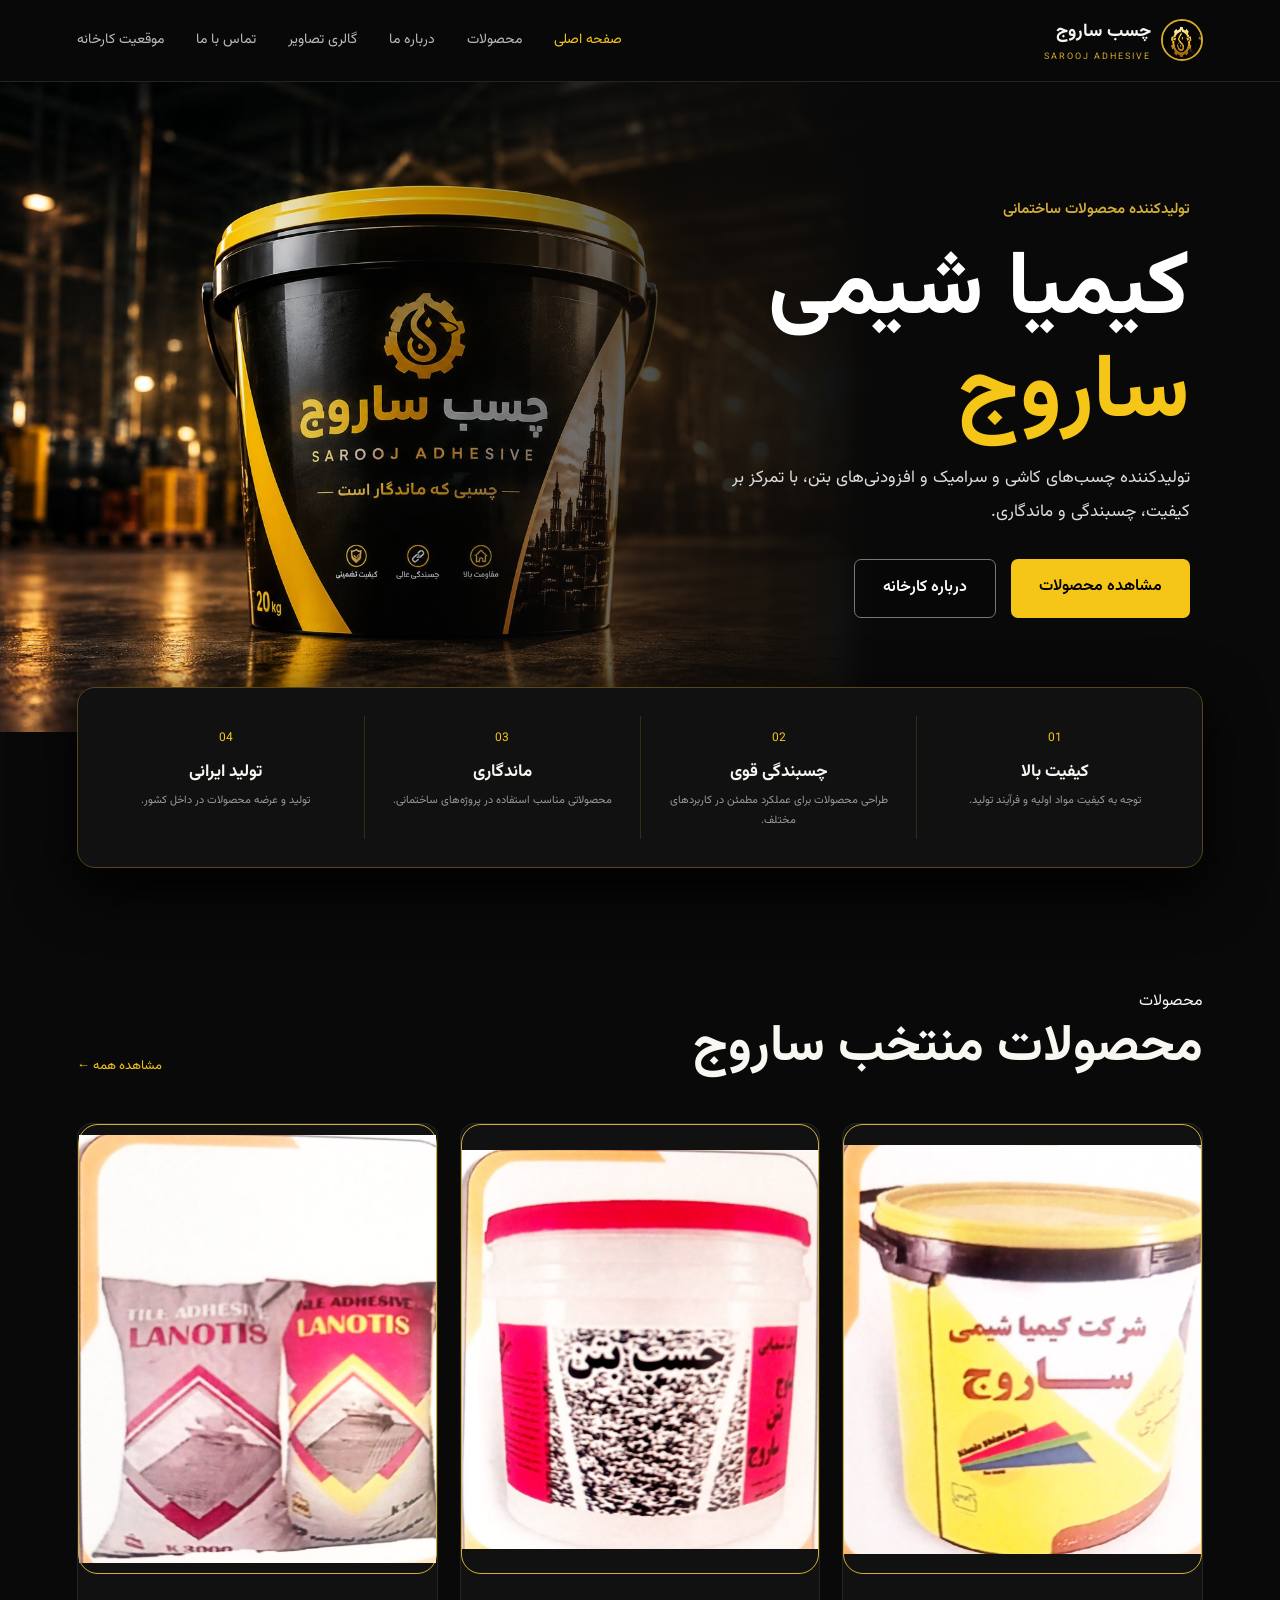
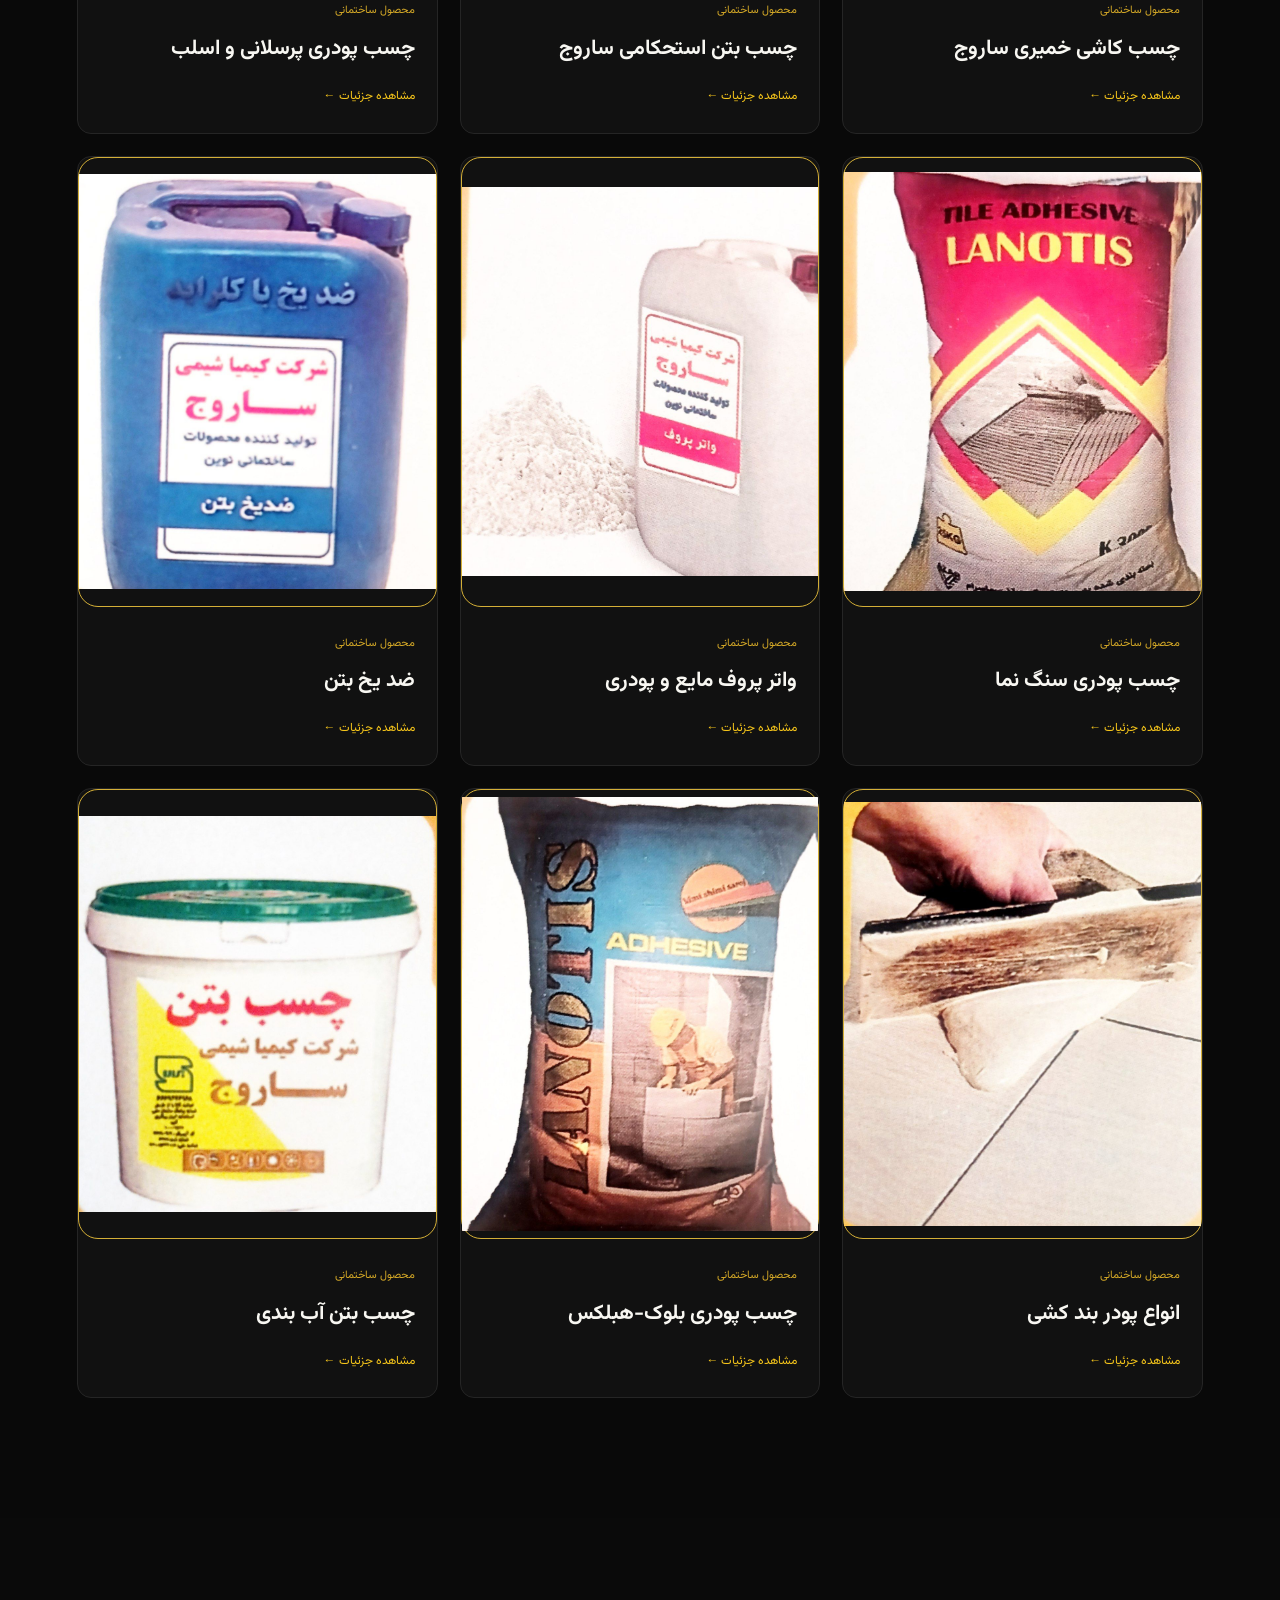
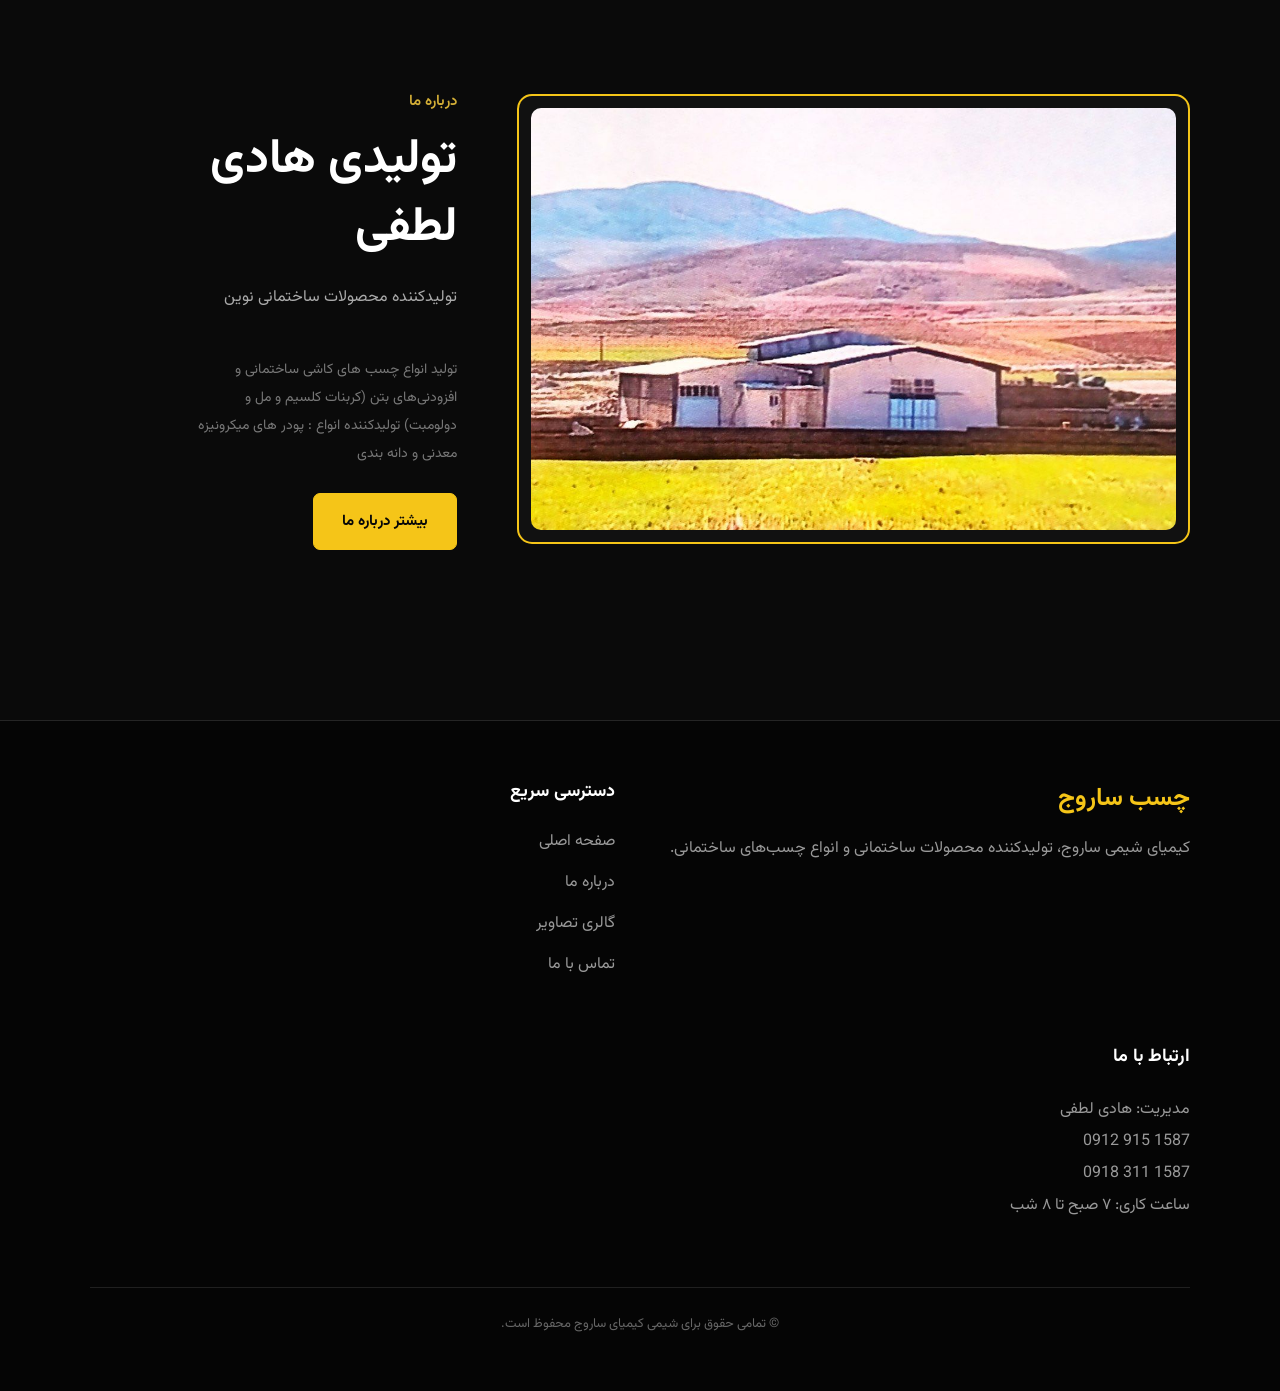
<file: index.html>
<!DOCTYPE html>
<html lang="fa" dir="rtl">
<head>
  <meta charset="UTF-8">
  <meta name="viewport" content="width=device-width, initial-scale=1.0">
  <meta name="description" content="کیمیای شیمی تولیدکننده محصولات ساختمانی و چسب‌های کاشی و سرامیک">
  <title>کیمیای شیمی ساروج  | کیمیای شیمی ساروج</title>

  <link rel="preconnect" href="https://fonts.googleapis.com">
  <link rel="preconnect" href="https://fonts.gstatic.com" crossorigin>
  <link href="https://fonts.googleapis.com/css2?family=Vazirmatn:wght@400;500;600;700;800&display=swap" rel="stylesheet">
  <link rel="stylesheet" href="css/style.css">
</head>

<body>
  <header class="header">
    <a href="#" class="logo" aria-label="چسب ساروج">
    <div class="logo">
      <img src="assets/logo.png" alt="لوگو چسب ساروج">
    </div>
      <span>
        <strong>چسب ساروج</strong>
        <small>SAROOJ ADHESIVE</small>
      </span>
    </a>

    <nav class="nav">
      <a class="active" href="#home">صفحه اصلی</a>
      <a href="#products">محصولات</a>
      <a href="about.html">درباره ما</a>
      <a href="gallery.html">گالری تصاویر</a>
      <a href="contact.html">تماس با ما</a>
      <a href="location.html"> موقعیت کارخانه</a>
    </nav>

    <button class="menu-btn" aria-label="باز کردن منو" aria-expanded="false">☰</button>
  </header>

  <main>
  
    <section class="hero">

    <div class="hero-image">
        <img src="assets/hero.png" alt="چسب ساروج">
    </div>

    <div class="hero-content">

        <span>تولیدکننده محصولات ساختمانی</span>

        <h1>
            کیمیا شیمی <strong>ساروج</strong>
        </h1>

        <p>
             تولیدکننده چسب‌های کاشی و سرامیک
            و افزودنی‌های بتن،
             با تمرکز بر کیفیت،
            چسبندگی و ماندگاری.
        </p>

        <div class="hero-buttons">
            <a href="#products" class="btn-primary">
                مشاهده محصولات
            </a>

            <a href="about.html" class="btn-secondary">
                درباره کارخانه
            </a>
        </div>

    </div>

</section>

    <section class="features">
      <article><span>01</span><h3>کیفیت بالا</h3><p>توجه به کیفیت مواد اولیه و فرآیند تولید.</p></article>
      <article><span>02</span><h3>چسبندگی قوی</h3><p>طراحی محصولات برای عملکرد مطمئن در کاربردهای مختلف.</p></article>
      <article><span>03</span><h3>ماندگاری</h3><p>محصولاتی مناسب استفاده در پروژه‌های ساختمانی.</p></article>
      <article><span>04</span><h3>تولید ایرانی</h3><p>تولید و عرضه محصولات در داخل کشور.</p></article>
    </section>

    <section class="section" id="products">
      <div class="section-heading">
        <div>
          <span class="eyebrow">محصولات</span>
          <h2>محصولات منتخب ساروج</h2>
        </div>
        <a href="#" class="text-link">مشاهده همه ←</a>
      </div>

      <div class="products-grid">
        <article class="product-card">
          <div class="product-image"><img src="assets/pro2.png" alt="تصویر محصول"></div>
          <div class="product-info"><span>محصول ساختمانی</span><h3>چسب کاشی خمیری ساروج</h3>
            <a href="product.html?product=tile">مشاهده جزئیات ←</a></div>
        </article>
        <article class="product-card">
          <div class="product-image"><img src="assets/pro4.png" alt="تصویر محصول"></div>
          <div class="product-info">
            <span>محصول ساختمانی</span
              ><h3>چسب بتن استحکامی ساروج</h3>
              <a href="product.html?product=concrete">مشاهده جزئیات ←</a>
            </div>
        </article>
        <article class="product-card">
          <div class="product-image"><img src="assets/pro3.png" alt="تصویر محصول"></div>
          <div class="product-info">
            <span>محصول ساختمانی</span
              ><h3>چسب پودری پرسلانی و اسلب</h3>
              <a href="product.html?product=porcelain">مشاهده جزئیات ←</a>
            </div>
        </article>
          <article class="product-card">
          <div class="product-image"><img src="assets/pro8.png" alt="تصویر محصول"></div>
          <div class="product-info">
            <span>محصول ساختمانی</span
              ><h3>چسب پودری سنگ نما</h3>
              <a href="product.html?product=stone">مشاهده جزئیات ←</a>
            </div>
        </article>
          <article class="product-card">
          <div class="product-image"><img src="assets/pro9.png" alt="تصویر محصول"></div>
          <div class="product-info">
            <span>محصول ساختمانی</span
              ><h3>واتر پروف مایع و پودری </h3>
              <a href="product.html?product=waterproof">مشاهده جزئیات ←</a>
            </div>
        </article>
          <article class="product-card">
          <div class="product-image"><img src="assets/pro10.png" alt="تصویر محصول"></div>
          <div class="product-info">
            <span>محصول ساختمانی</span
              ><h3>ضد یخ بتن</h3>
              <a href="product.html?product=antifreeze">مشاهده جزئیات ←</a>
            </div>
        </article>
          <article class="product-card">
          <div class="product-image"><img src="assets/pro6.png" alt="تصویر محصول"></div>
          <div class="product-info">
            <span>محصول ساختمانی</span
              ><h3>انواع پودر بند کشی </h3>
              <a href="product.html?product=grout">مشاهده جزئیات ←</a>
            </div>
        </article>
          <article class="product-card">
          <div class="product-image"><img src="assets/pro7.png" alt="تصویر محصول"></div>
          <div class="product-info">
            <span>محصول ساختمانی</span
              ><h3>چسب پودری بلوک-هبلکس</h3>
              <a href="product.html?product=hebel">مشاهده جزئیات ←</a>
            </div>
        </article>
          <article class="product-card">
          <div class="product-image"><img src="assets/pro5.png" alt="تصویر محصول"></div>
          <div class="product-info">
            <span>محصول ساختمانی</span
              ><h3>چسب بتن آب بندی</h3>
              <a href="product.html?product=waterproofConcrete">مشاهده جزئیات ←</a>
            </div>
        </article>
      </div>
    </section>

    <section class="about" id="about">
      <div class="about-image"> <img src="assets/factory1.png" alt="factory"></div>
      <div class="about-content">
        <span class="eyebrow">درباره ما</span>
        <h2>تولیدی هادی لطفی</h2>
        <p>
          تولیدکننده محصولات ساختمانی نوین
        </p>
        <p class="muted">
          تولید انواع چسب های کاشی ساختمانی و افزودنی‌های بتن
         (کربنات کلسیم و مل و دولومبت) تولیدکننده انواع : پودر های میکرونیزه معدنی و دانه بندی
        </p>
        <a href="about.html" class="btn btn-primary">بیشتر درباره ما</a>
      </div>
    </section>

  </main>

<footer class="footer">

    <div>
        <h3>چسب ساروج</h3>
        <p>
             کیمیای شیمی ساروج، تولیدکننده محصولات ساختمانی
            و انواع چسب‌های ساختمانی.
        </p>
    </div>

    <div>
        <h4>دسترسی سریع</h4>
        <a href="index.html">صفحه اصلی</a>
        <a href="about.html">درباره ما</a>
        <a href="gallery.html">گالری تصاویر</a>
        <a href="contact.html">تماس با ما</a>
    </div>

    <div>
        <h4>ارتباط با ما</h4>
        <p>مدیریت: هادی لطفی</p>
        <p>1587 915 0912</p>
        <p>1587 311 0918</p>
        <p>ساعت کاری: ۷ صبح تا ۸ شب</p>
    </div>

</footer>

  <script src="js/main.js"></script>
</body>
</html>
</file>
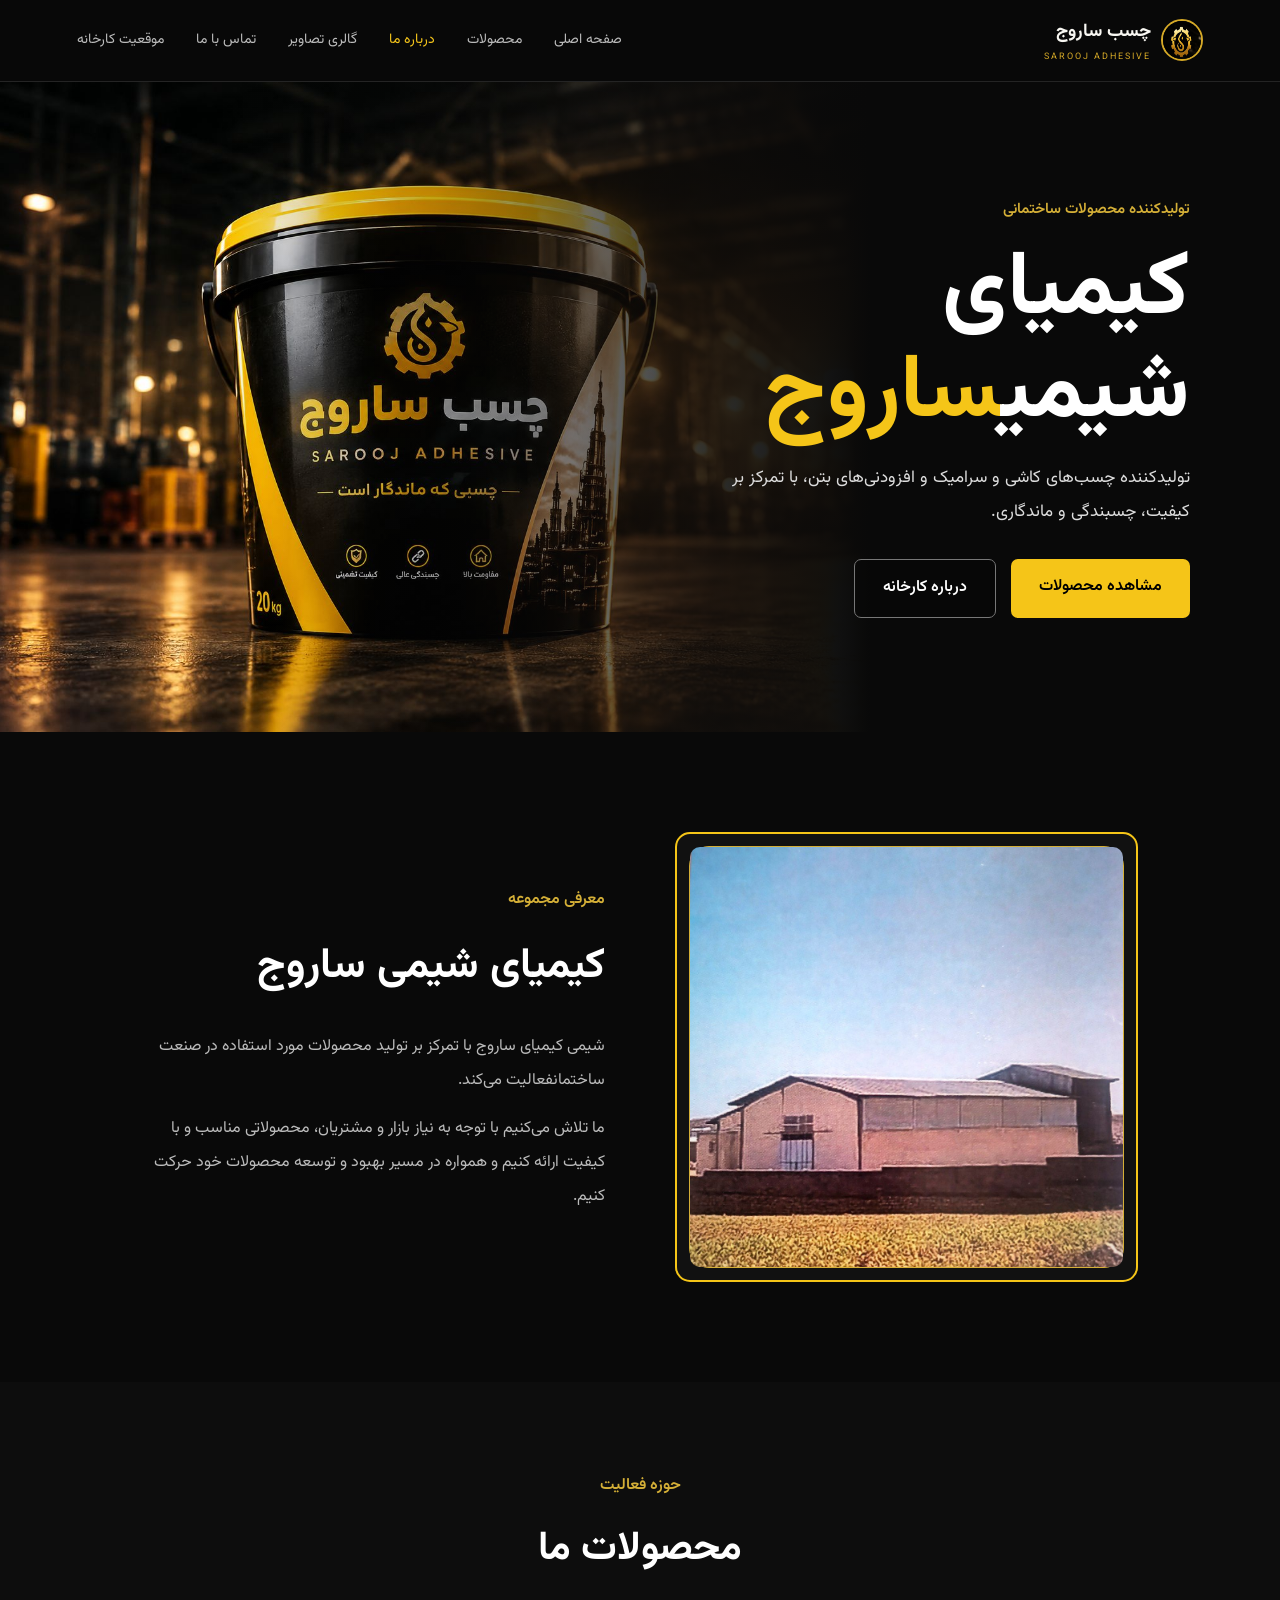
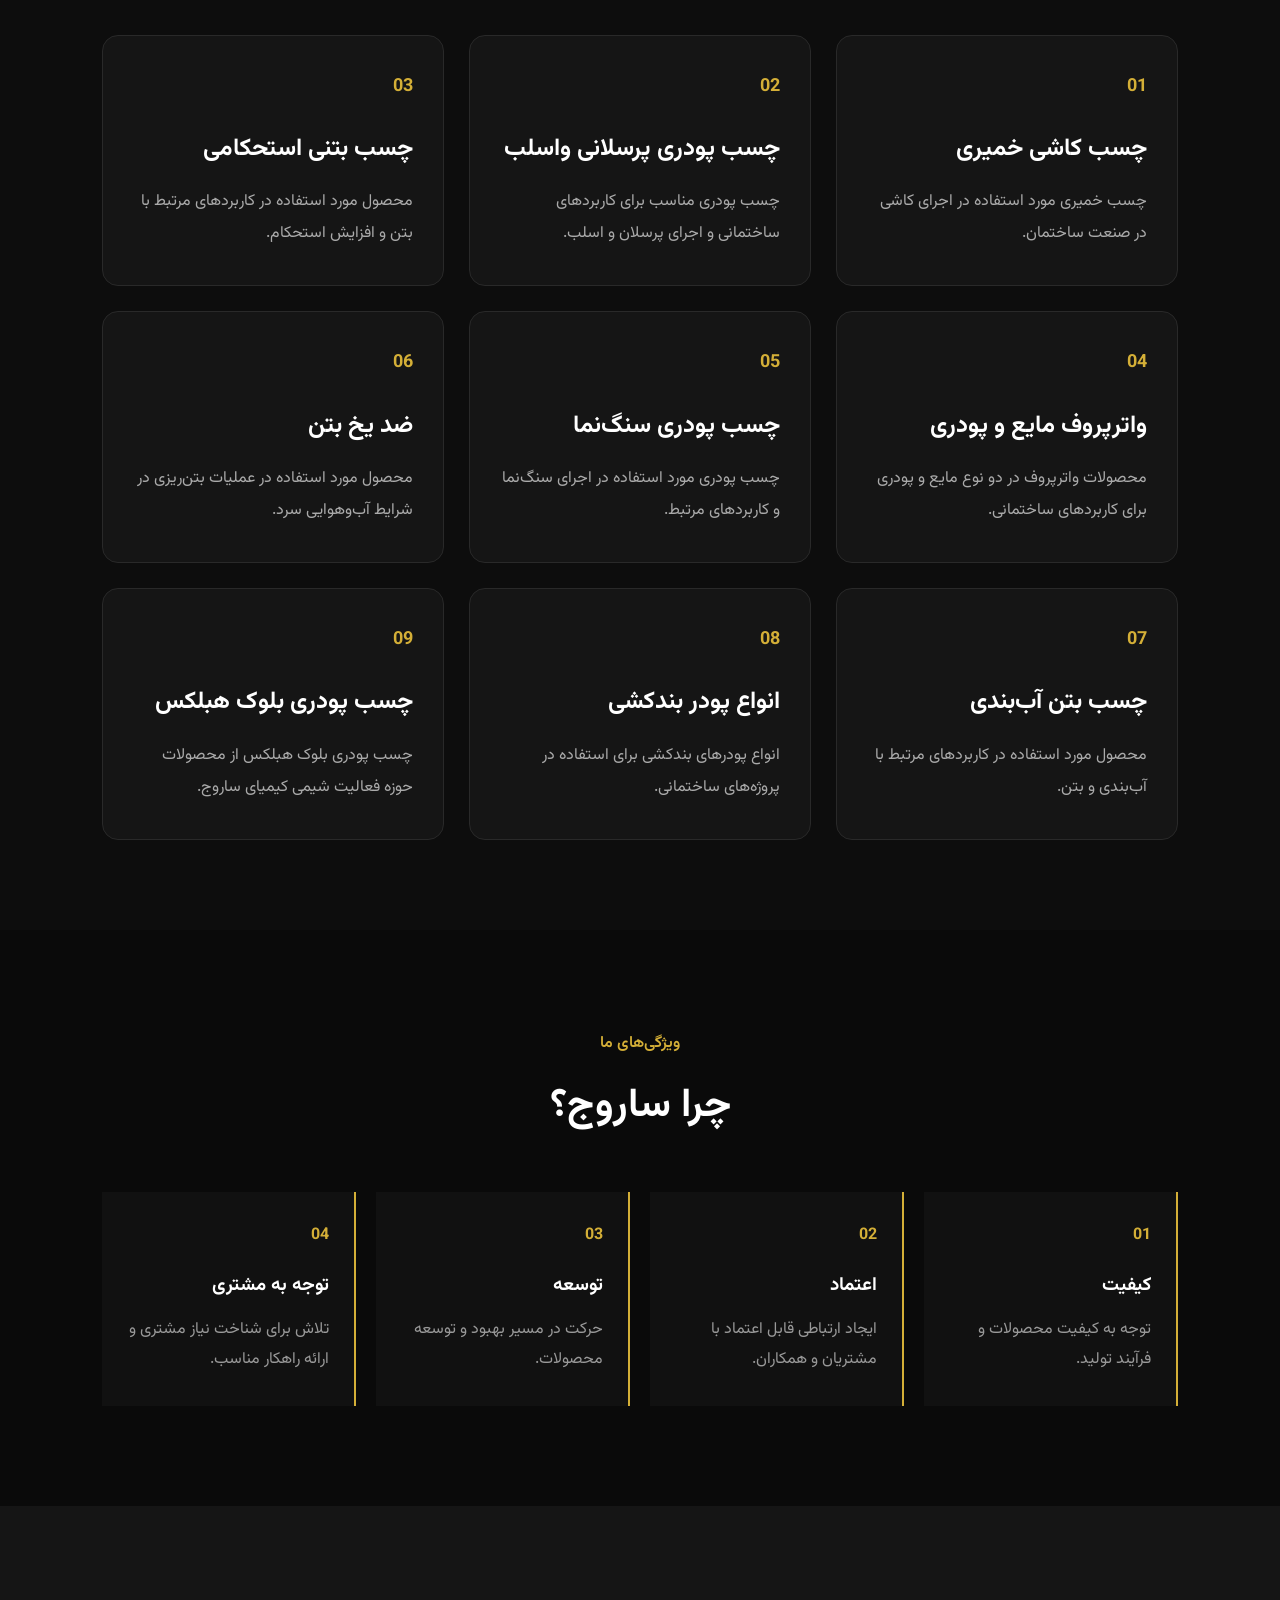
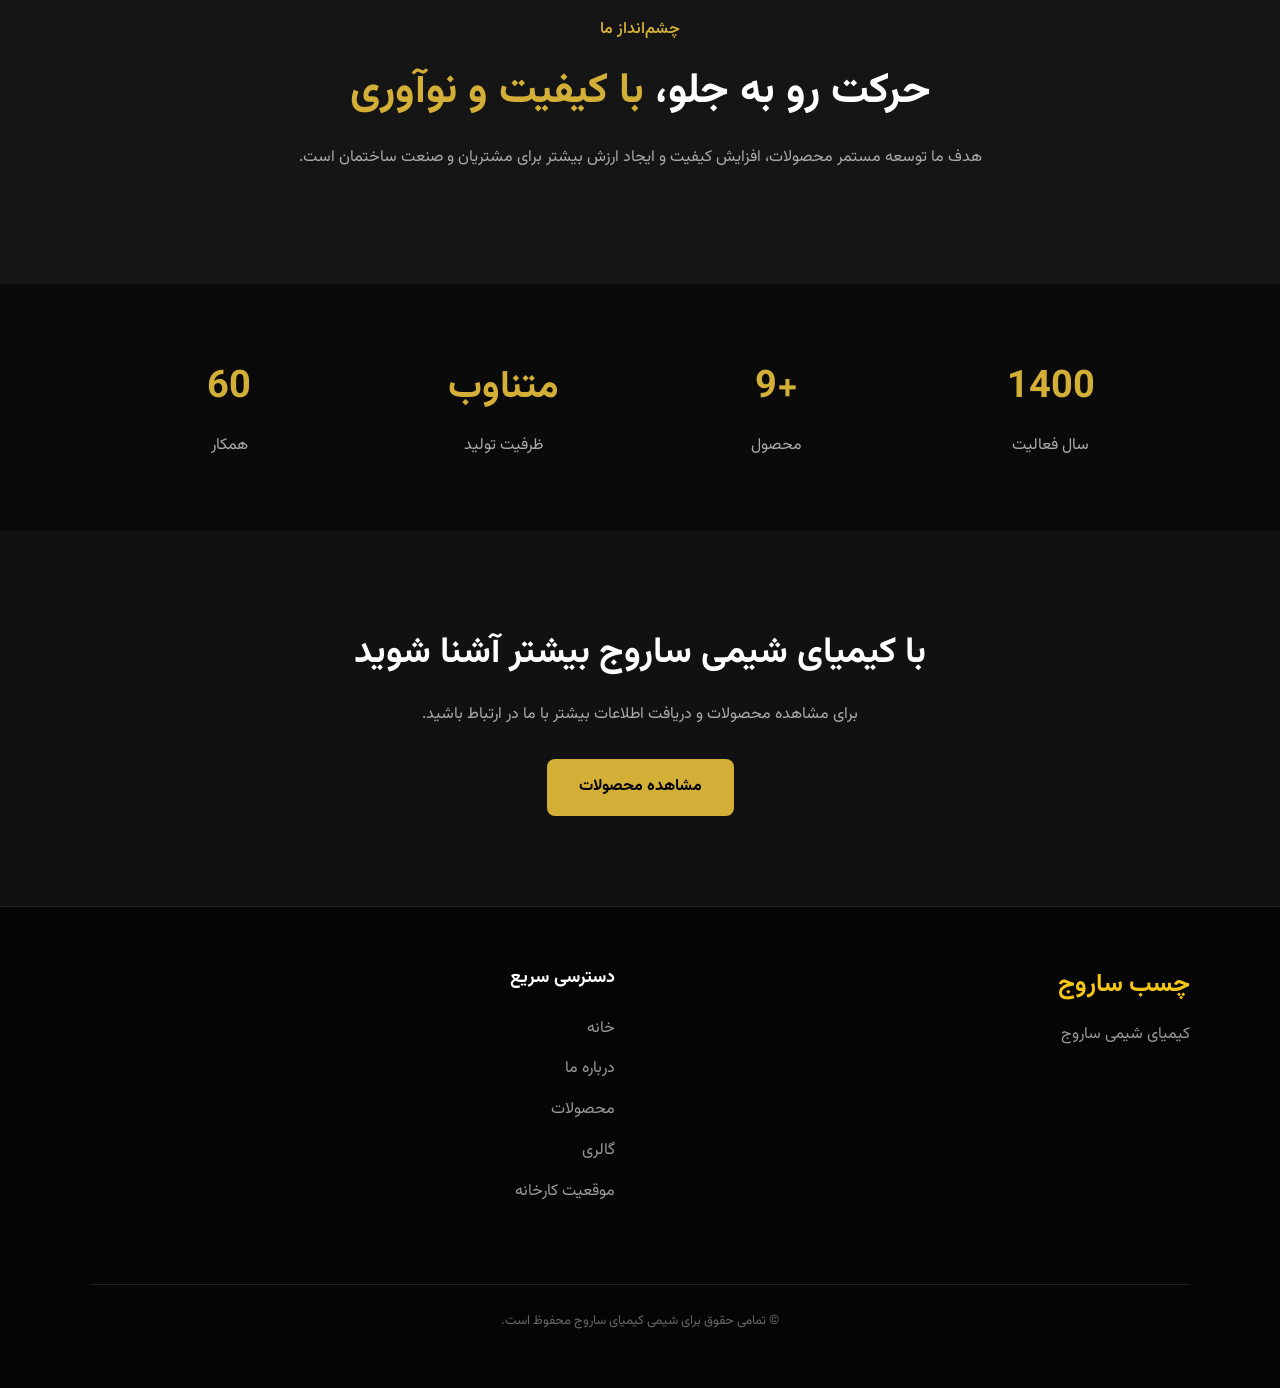
<file: about.html>
<!DOCTYPE html>
<html lang="fa" dir="rtl">
<head>
  <meta charset="UTF-8">
  <meta name="viewport" content="width=device-width, initial-scale=1.0">
  <meta name="description" content="کیمیای شیمی تولیدکننده محصولات ساختمانی و چسب‌های کاشی و سرامیک">
  <title>کیمیای شیمی ساروج  | کیمیای شیمی ساروج</title>

  <link rel="preconnect" href="https://fonts.googleapis.com">
  <link rel="preconnect" href="https://fonts.gstatic.com" crossorigin>
  <link href="https://fonts.googleapis.com/css2?family=Vazirmatn:wght@400;500;600;700;800&display=swap" rel="stylesheet">
  <link rel="stylesheet" href="css/style.css">
</head>

<body>
  <header class="header">
    <a href="#" class="logo" aria-label="چسب ساروج">
    <div class="logo">
      <img src="assets/logo.png" alt="لوگو چسب ساروج">
    </div>
      <span>
        <strong>چسب ساروج</strong>
        <small>SAROOJ ADHESIVE</small>
      </span>
    </a>

    <nav class="nav">
      <a  href="index.html">صفحه اصلی</a>
      <a href="index.html#products">محصولات</a>
      <a href="about.html" class="active">درباره ما</a>
      <a href="gallery.html">گالری تصاویر</a>
      <a href="contact.html">تماس با ما</a>
      <a href="location.html"> موقعیت کارخانه</a>
    </nav>

    <button class="menu-btn" aria-label="باز کردن منو" aria-expanded="false">☰</button>
  </header>


    <!-- Hero About -->
   <section class="hero">

    <div class="hero-image">
        <img src="assets/hero.png" alt="چسب ساروج">
    </div>

    <div class="hero-content">

        <span>تولیدکننده محصولات ساختمانی</span>

        <h1>
             کیمیای شیمی<strong>ساروج</strong>
        </h1>

        <p>
            تولیدکننده چسب‌های کاشی و سرامیک
            و افزودنی‌های بتن، با تمرکز بر کیفیت،
            چسبندگی و ماندگاری.
        </p>

        <div class="hero-buttons">
            <a href="index.html#products" class="btn-primary">
                مشاهده محصولات
            </a>

            <a href="about.html" class="btn-secondary">
                درباره کارخانه
            </a>
        </div>

    </div>

</section>


    <!-- معرفی شرکت -->
    <section class="about-intro">

        <div class="about-image">
            <!-- بعداً عکس واقعی کارخانه اینجا قرار می‌گیرد -->
            <div class="image-placeholder">
                <img src="assets/factory.png" alt="تصویر کارخانه">
            </div>
        </div>

        <div class="about-text">

            <span class="section-label">معرفی مجموعه</span>

            <h2>
                کیمیای شیمی ساروج
            </h2>

            <p>
                شیمی کیمیای ساروج با تمرکز بر تولید محصولات مورد
                استفاده در صنعت ساختمانفعالیت می‌کند.
            </p>

            <p>
                ما تلاش می‌کنیم با توجه به نیاز بازار و مشتریان،
                محصولاتی مناسب و با کیفیت ارائه کنیم و همواره
                در مسیر بهبود و توسعه محصولات خود حرکت کنیم.
            </p>

        </div>

    </section>


   <!-- حوزه فعالیت -->
<section class="activities">

    <div class="section-title">
        <span>حوزه فعالیت</span>
        <h2>محصولات ما</h2>
    </div>

    <div class="activity-container">

        <div class="activity-card">
            <div class="activity-icon">01</div>
            <h3>چسب کاشی خمیری</h3>
            <p>
                چسب خمیری مورد استفاده در اجرای کاشی در صنعت ساختمان.
            </p>
        </div>

        <div class="activity-card">
            <div class="activity-icon">02</div>
            <h3>چسب پودری پرسلانی واسلب</h3>
            <p>
                چسب پودری مناسب برای کاربردهای ساختمانی و اجرای پرسلان و اسلب.
            </p>
        </div>

        <div class="activity-card">
            <div class="activity-icon">03</div>
            <h3>چسب بتنی استحکامی</h3>
            <p>
                محصول مورد استفاده در کاربردهای مرتبط با بتن و افزایش استحکام.
            </p>
        </div>

        <div class="activity-card">
            <div class="activity-icon">04</div>
            <h3>واترپروف مایع و پودری</h3>
            <p>
                محصولات واترپروف در دو نوع مایع و پودری برای کاربردهای ساختمانی.
            </p>
        </div>

        <div class="activity-card">
            <div class="activity-icon">05</div>
            <h3>چسب پودری سنگ‌نما</h3>
            <p>
                چسب پودری مورد استفاده در اجرای سنگ‌نما و کاربردهای مرتبط.
            </p>
        </div>

        <div class="activity-card">
            <div class="activity-icon">06</div>
            <h3>ضد یخ بتن</h3>
            <p>
                محصول مورد استفاده در عملیات بتن‌ریزی در شرایط آب‌وهوایی سرد.
            </p>
        </div>

        <div class="activity-card">
            <div class="activity-icon">07</div>
            <h3>چسب بتن آب‌بندی</h3>
            <p>
                محصول مورد استفاده در کاربردهای مرتبط با آب‌بندی و بتن.
            </p>
        </div>

        <div class="activity-card">
            <div class="activity-icon">08</div>
            <h3>انواع پودر بندکشی</h3>
            <p>
                انواع پودرهای بندکشی برای استفاده در پروژه‌های ساختمانی.
            </p>
        </div>

        <div class="activity-card">
            <div class="activity-icon">09</div>
            <h3>چسب پودری بلوک هبلکس</h3>
            <p>
                چسب پودری بلوک هبلکس از محصولات حوزه فعالیت شیمی کیمیای ساروج.
            </p>
        </div>

    </div>

</section>
 


    <!-- چرا ساروج -->
    <section class="why-us">
        <div class="section-title">
            <span>ویژگی‌های ما</span>
            <h2>چرا ساروج؟</h2>
        </div>

        <div class="why-container">

            <div class="why-card">
                <span>01</span>
                <h3>کیفیت</h3>
                <p>
                    توجه به کیفیت محصولات و فرآیند تولید.
                </p>
            </div>

            <div class="why-card">
                <span>02</span>
                <h3>اعتماد</h3>
                <p>
                    ایجاد ارتباطی قابل اعتماد با مشتریان و همکاران.
                </p>
            </div>

            <div class="why-card">
                <span>03</span>
                <h3>توسعه</h3>
                <p>
                    حرکت در مسیر بهبود و توسعه محصولات.
                </p>
            </div>

            <div class="why-card">
                <span>04</span>
                <h3>توجه به مشتری</h3>
                <p>
                    تلاش برای شناخت نیاز مشتری و ارائه راهکار مناسب.
                </p>
            </div>

        </div>

    </section>


    <!-- چشم انداز -->
    <section class="vision">

        <div class="vision-content">

            <span>چشم‌انداز ما</span>

            <h2>
                حرکت رو به جلو،
                <strong>با کیفیت و نوآوری</strong>
            </h2>

            <p>
                هدف ما توسعه مستمر محصولات، افزایش کیفیت و
                ایجاد ارزش بیشتر برای مشتریان و صنعت ساختمان است.
            </p>

        </div>

    </section>
    <!-- آمار -->
    <section class="stats">

        <div class="stat">
            <strong>1400</strong>
            <span>سال فعالیت</span>
        </div>

        <div class="stat">
            <strong>+9</strong>
            <span>محصول</span>
        </div>

        <div class="stat">
            <strong>متناوب</strong>
            <span>ظرفیت تولید</span>
        </div>

        <div class="stat">
            <strong>60</strong>
            <span>همکار</span>
        </div>

    </section>


    <!-- CTA -->
    <section class="about-cta">

        <h2>
            با  کیمیای شیمی ساروج بیشتر آشنا شوید
        </h2>

        <p>
            برای مشاهده محصولات و دریافت اطلاعات بیشتر
            با ما در ارتباط باشید.
        </p>

        <a href="index.html#products">
            مشاهده محصولات
        </a>

    </section>

<!-- FOOTER -->

<footer class="footer">

    <div>
        <h3>چسب ساروج</h3>
        <p>
             کیمیای شیمی ساروج
        </p>
    </div>

    <div>
        <h4>دسترسی سریع</h4>

        <a href="index.html">خانه</a>
        <a href="about.html">درباره ما</a>
         <a href="index.html#products">محصولات</a>
        <a href="gallery.html">گالری</a>
        <a href="location.html">موقعیت کارخانه</a>

    </div>

</footer>
<script src="js/main.js"></script>
</body>
</html>
</file>
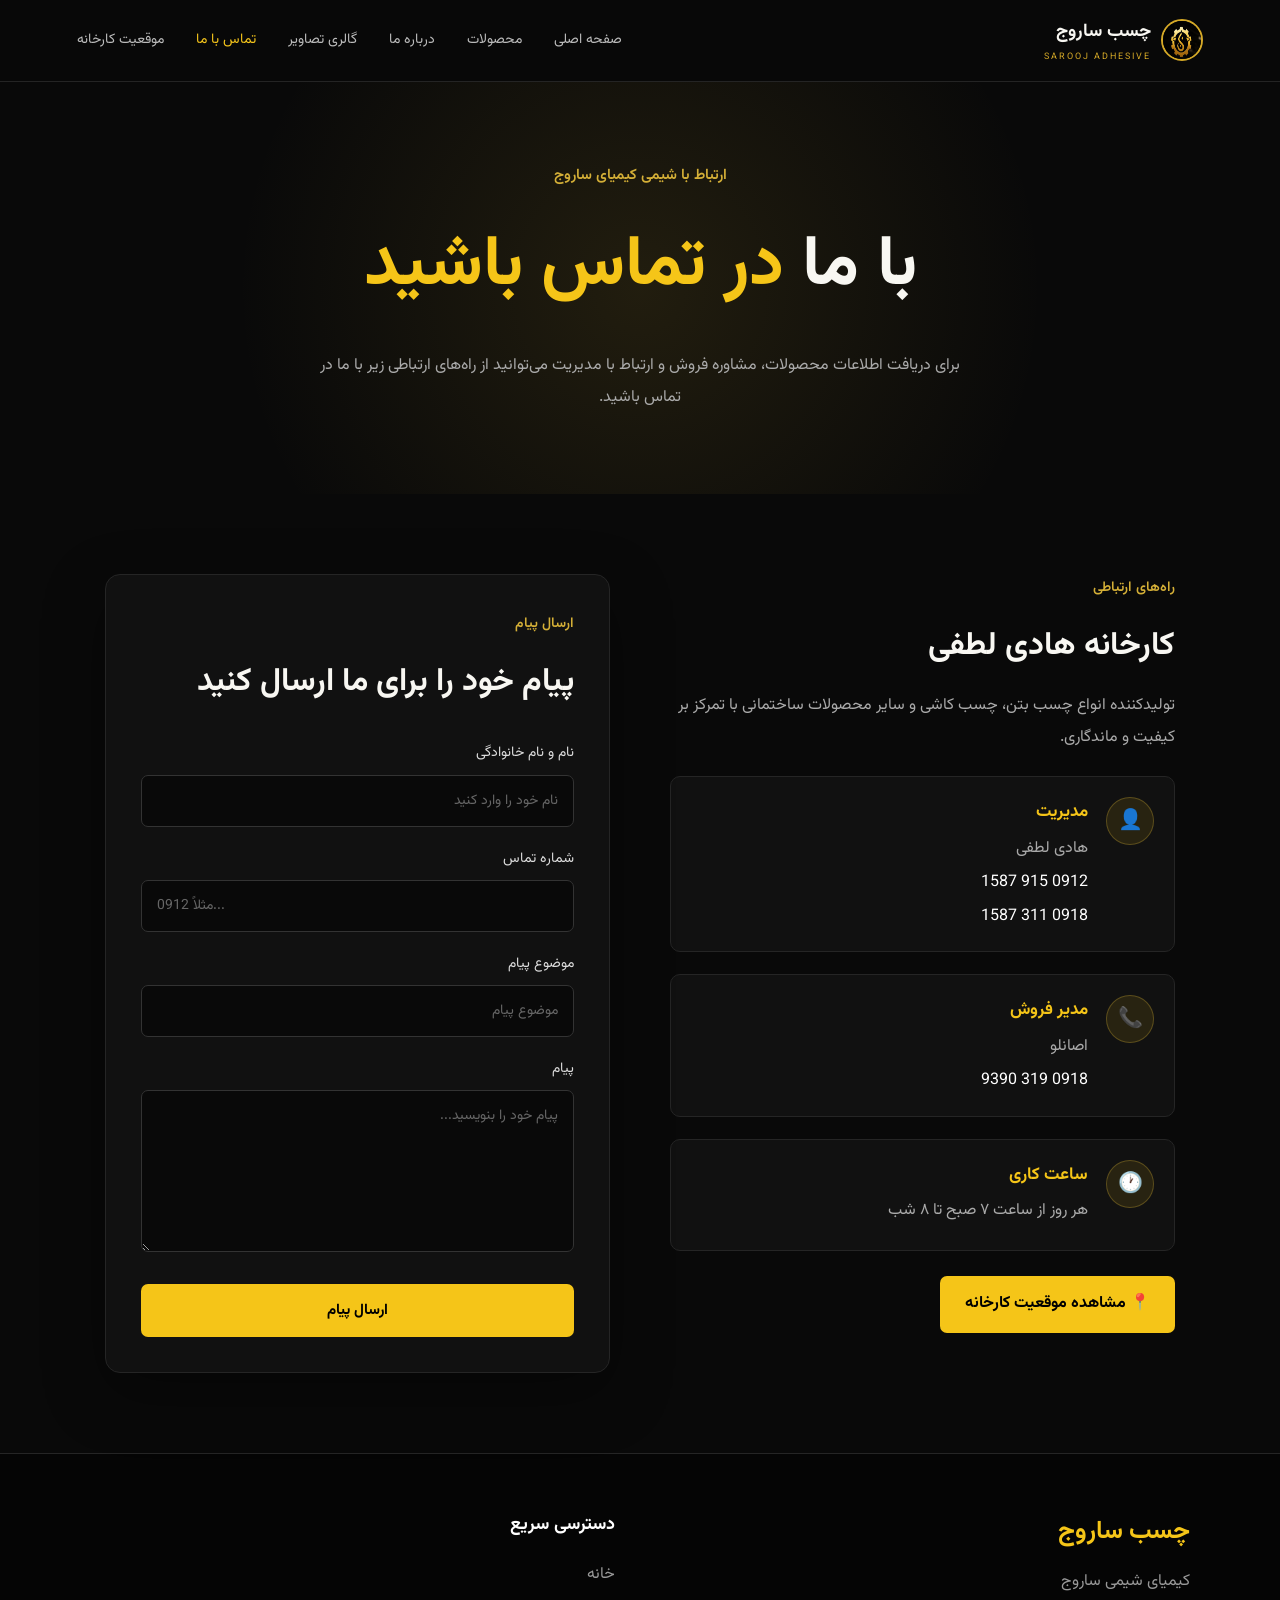
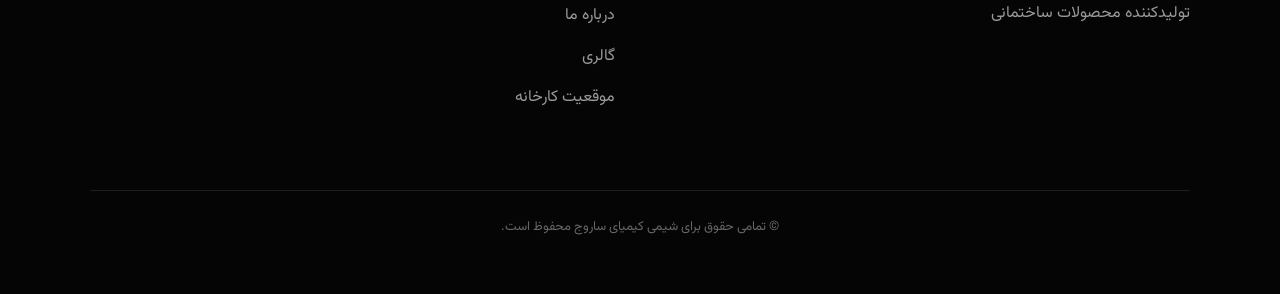
<file: contact.html>
<!DOCTYPE html>
<html lang="fa" dir="rtl">
<head>
  <meta charset="UTF-8">
  <meta name="viewport" content="width=device-width, initial-scale=1.0">
  <meta name="description" content="چسب ساروج؛ تولیدکننده محصولات ساختمانی و چسب‌های کاشی و سرامیک">
  <title>چسب ساروج  |شیمی کیمیای ساروج </title>

  <link rel="preconnect" href="https://fonts.googleapis.com">
  <link rel="preconnect" href="https://fonts.gstatic.com" crossorigin>
  <link href="https://fonts.googleapis.com/css2?family=Vazirmatn:wght@400;500;600;700;800&display=swap" rel="stylesheet">
  <link rel="stylesheet" href="css/style.css">
</head>

<body>
  <header class="header">
    <a href="#" class="logo" aria-label="چسب ساروج">
    <div class="logo">
      <img src="assets/logo.png" alt="لوگو چسب ساروج">
    </div>
      <span>
        <strong>چسب ساروج</strong>
        <small>SAROOJ ADHESIVE</small>
      </span>
    </a>

    <nav class="nav">
      <a  href="index.html">صفحه اصلی</a>
      <a href="index.html#products">محصولات</a>
      <a href="about.html">درباره ما</a>
      <a href="gallery.html" >گالری تصاویر</a>
      <a href="contact.html" class="active">تماس با ما</a>
      <a href="location.html"> موقعیت کارخانه</a>
    </nav>

    <button class="menu-btn" aria-label="باز کردن منو" aria-expanded="false">☰</button>
  </header>
  <!-- CONTACT HERO -->

    <section class="contact-hero">

        <span>ارتباط با شیمی کیمیای ساروج</span>

        <h1>
            با ما <strong>در تماس باشید</strong>
        </h1>

        <p>
            برای دریافت اطلاعات محصولات، مشاوره فروش و ارتباط با مدیریت
            می‌توانید از راه‌های ارتباطی زیر با ما در تماس باشید.
        </p>

    </section>


    <!-- CONTACT INFO -->

    <section class="contact-section">

        <div class="contact-info">

            <span>راه‌های ارتباطی</span>

            <h2>کارخانه هادی لطفی</h2>

            <p>
                تولیدکننده انواع چسب بتن، چسب کاشی و سایر
                محصولات ساختمانی با تمرکز بر کیفیت و ماندگاری.
            </p>


            <!-- MANAGEMENT -->

            <div class="contact-card">

                <div class="contact-icon">
                    👤
                </div>

                <div>
                    <h3>مدیریت</h3>

                    <p>
                        هادی لطفی
                    </p>

                    <a href="tel:09129151587">
                        0912 915 1587
                    </a>

                    <a href="tel:09183111587">
                        0918 311 1587
                    </a>
                </div>

            </div>
            <!-- SALES -->

            <div class="contact-card">

                <div class="contact-icon">
                    📞
                </div>

                <div>
                    <h3>مدیر فروش</h3>

                    <p>
                        اصانلو
                    </p>

                    <a href="tel:09183199390">
                        0918 319 9390
                    </a>
                </div>

            </div>


            <!-- WORKING HOURS -->

            <div class="contact-card">

                <div class="contact-icon">
                    🕐
                </div>

                <div>
                    <h3>ساعت کاری</h3>

                    <p>
                        هر روز از ساعت ۷ صبح تا ۸ شب
                    </p>
                </div>

            </div>


            <!-- LOCATION BUTTON -->

            <a
                href="https://maps.app.goo.gl/KF77tFX9yQ7uQ2gBA"
                target="_blank"
                class="contact-location-button"
            >
                📍 مشاهده موقعیت کارخانه
            </a>

        </div>


        <!-- CONTACT FORM -->

        <div class="contact-form-box">

            <span>ارسال پیام</span>

            <h2>
                پیام خود را برای ما ارسال کنید
            </h2>

            <form id="contactForm">

                <div class="form-group">

                    <label for="name">
                        نام و نام خانوادگی
                    </label>

                    <input
                        type="text"
                        id="name"
                        placeholder="نام خود را وارد کنید"
                    >

                </div>
                <div class="form-group">

                    <label for="phone">
                        شماره تماس
                    </label>

                    <input
                        type="tel"
                        id="phone"
                        placeholder="مثلاً 0912..."
                    >

                </div>


                <div class="form-group">

                    <label for="subject">
                        موضوع پیام
                    </label>

                    <input
                        type="text"
                        id="subject"
                        placeholder="موضوع پیام"
                    >

                </div>


                <div class="form-group">

                    <label for="message">
                        پیام
                    </label>

                    <textarea
                        id="message"
                        rows="6"
                        placeholder="پیام خود را بنویسید..."
                    ></textarea>

                </div>


                <button type="submit">
                    ارسال پیام
                </button>

            </form>

        </div>

    </section>


    <!-- FOOTER -->

    <footer class="footer">

        <div>

            <h3>چسب ساروج</h3>

            <p>
                 کیمیای شیمی ساروج
            </p>

            <p>
                تولیدکننده محصولات ساختمانی
            </p>

        </div>


        <div>

            <h4>دسترسی سریع</h4>

            <a href="index.html">خانه</a>

            <a href="about.html">
                درباره ما
            </a>

            <a href="gallery.html">
                گالری
            </a>

            <a href="location.html">
                موقعیت کارخانه
            </a>

        </div>

    </footer>
<script src="js/main.js"></script>
</body>

</html>
</file>
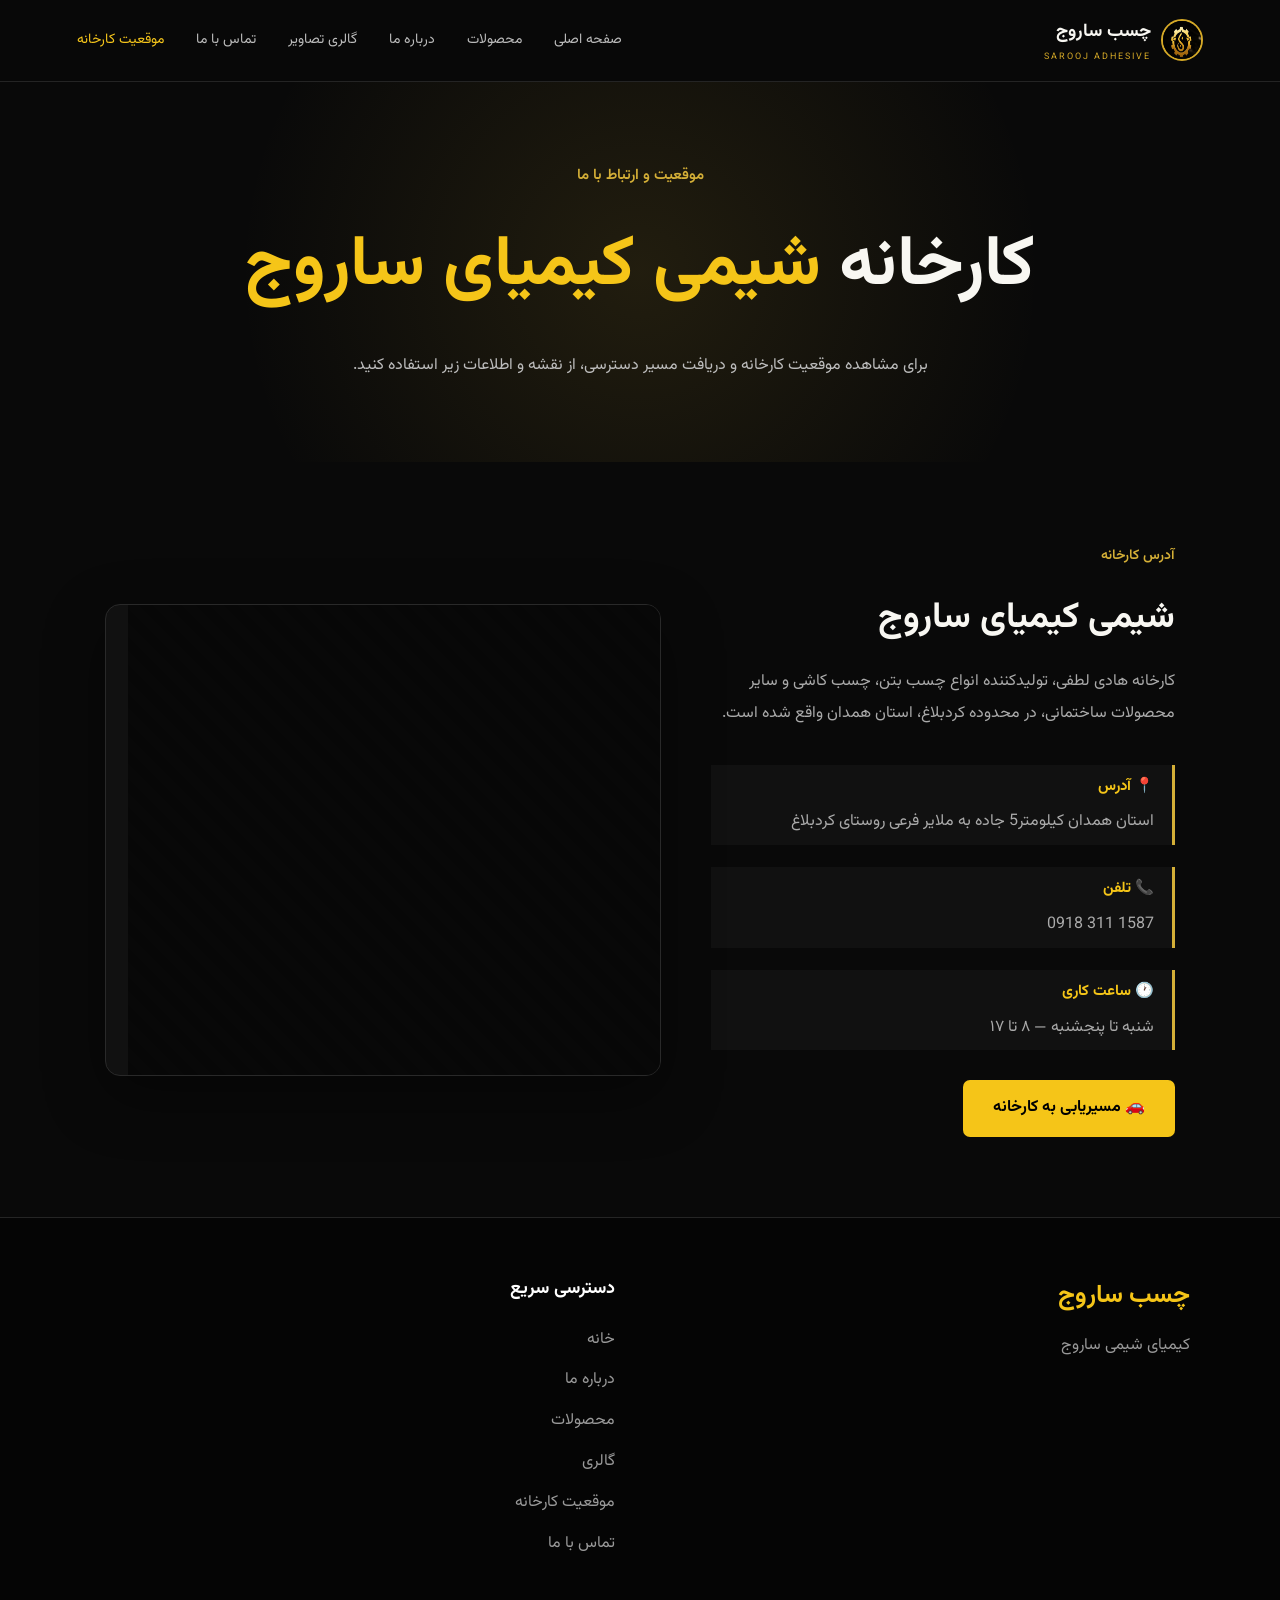
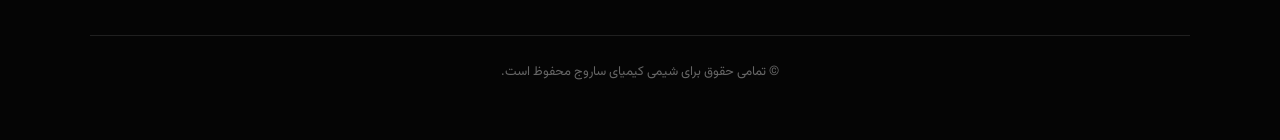
<file: location.html>
<!DOCTYPE html>
<html lang="fa" dir="rtl">
<head>
  <meta charset="UTF-8">
  <meta name="viewport" content="width=device-width, initial-scale=1.0">
  <meta name="description" content="چسب ساروج؛ تولیدکننده محصولات ساختمانی و چسب‌های کاشی و سرامیک">
  <title>چسب ساروج  |شیمی کیمیای ساروج </title>

  <link rel="preconnect" href="https://fonts.googleapis.com">
  <link rel="preconnect" href="https://fonts.gstatic.com" crossorigin>
  <link href="https://fonts.googleapis.com/css2?family=Vazirmatn:wght@400;500;600;700;800&display=swap" rel="stylesheet">
  <link rel="stylesheet" href="css/style.css">
</head>

<body>
  <header class="header">
    <a href="#" class="logo" aria-label="چسب ساروج">
    <div class="logo">
      <img src="assets/logo.png" alt="لوگو چسب ساروج">
    </div>
      <span>
        <strong>چسب ساروج</strong>
        <small>SAROOJ ADHESIVE</small>
      </span>
    </a>

    <nav class="nav">
      <a  href="index.html">صفحه اصلی</a>
      <a href="index.html#products">محصولات</a>
      <a href="about.html">درباره ما</a>
      <a href="gallery.html">گالری تصاویر</a>
      <a href="contact.html">تماس با ما</a>
      <a href="location.html" class="active"> موقعیت کارخانه</a>
    </nav>

    <button class="menu-btn" aria-label="باز کردن منو" aria-expanded="false">☰</button>
  </header>

<!-- HERO -->

<section class="location-hero">

    <span>موقعیت و ارتباط با ما</span>

    <h1>
        کارخانه <strong>شیمی کیمیای ساروج</strong>
    </h1>

    <p>
        برای مشاهده موقعیت کارخانه و دریافت مسیر دسترسی،
        از نقشه و اطلاعات زیر استفاده کنید.
    </p>
    </section>


<!-- LOCATION -->

<section class="location-section">

    <div class="location-info">

        <span>آدرس کارخانه</span>

        <h2>شیمی کیمیای ساروج</h2>

       <p>
    کارخانه هادی لطفی، تولیدکننده انواع چسب بتن،
    چسب کاشی و سایر محصولات ساختمانی،
    در محدوده کردبلاغ، استان همدان واقع شده است.
</p>

        <div class="location-details">

            <div>
                <strong>📍 آدرس</strong>
                <p> استان همدان کیلومتر5 جاده به ملایر فرعی روستای کردبلاغ</p>
            </div>

            <div>
                <strong>📞 تلفن</strong>
                <p>
                    1587 311 0918

                </p>
            </div>

            <div>
                <strong>🕐 ساعت کاری</strong>
                <p>شنبه تا پنجشنبه — ۸ تا ۱۷</p>
            </div>

        </div>

      <a
    href="https://maps.app.goo.gl/KF77tFX9yQ7uQ2gBA"
    target="_blank"
    class="location-button"
>
    🚗 مسیریابی به کارخانه
</a>

    </div>


    <!-- MAP -->

    <div class="map-container">

        <div class="map-placeholder">

            <div class="map-marker">
          <iframe src="https://www.google.com/maps/embed?pb=!1m18!1m12!1m3!1d3277.254622071605!2d48.6553118!3d34.774364799999994!2m3!1f0!2f0!3f0!3m2!1i1024!2i768!4f13.1!3m3!1m2!1s0x3ff1f76392c8985b%3A0x5636fa350491f6df!2z2qnYp9ix2K7Yp9mG2Ycg2YfYp9iv24wg2YTYt9mB24zYjNiq2YjZhNuM2K8g2KfZhtmI2KfYuSDahtiz2Kgg2KjYqtmG2Izaqdin2LTbjNiM2YguLi4!5e0!3m2!1sen!2s!4v1789398342988!5m2!1sen!2s"
           width="600" height="450"
            style="border:0;" allowfullscreen="" loading="lazy"
             referrerpolicy="strict-origin-when-cross-origin">

          </iframe>
            </div>

    </div>

</section>




<!-- FOOTER -->

<footer class="footer">

    <div>
        <h3>چسب ساروج</h3>
        <p>
             کیمیای شیمی ساروج
        </p>
    </div>

    <div>
        <h4>دسترسی سریع</h4>

        <a href="index.html">خانه</a>
        <a href="about.html">درباره ما</a>
         <a href="index.html#products">محصولات</a>
        <a href="gallery.html">گالری</a>
        <a href="location.html">موقعیت کارخانه</a>
        <a href="contact.html">تماس با ما</a>

    </div>

</footer>
<script src="js/main.js"></script>
</body>
</html>
</file>
<file: css/style.css>
*{
    margin:0;padding:0;
    box-sizing:border-box
}

:root{
    --black:#090909;
    --black2:#111;
    --gold:#d5a927;
    --yellow:#f5c51b;
    --white:#f8f7f2;--muted:#aaa
}
html{
    scroll-behavior:smooth}
body{
    font-family:"Vazirmatn",sans-serif
    ;background:var(--black);
    color:var(--white);
    line-height:1.8}
a{
    text-decoration:none
    ;color:inherit
}
.header{
    height:82px;
    padding:0 6%;
    display:flex;
    align-items:center;
    justify-content:space-between;
    border-bottom:1px solid #242424;
    position:sticky;
    top:0;z-index:20;
    background:rgba(9,9,9,.9);
    backdrop-filter:blur(12px)}
.logo{
    
    display:flex;
    align-items:center;
    gap:10px}
.logo img{
    width:42px;
    height:42px;
    border:2px solid var(--gold);border-radius:50%;
    display:grid;place-items:center;
    color:var(--yellow);
    font-size:22px;font-weight:800}
.logo strong{
    display:block;
    font-size:18px}
    .logo small{
        display:block;
        color:var(--gold);
        font-size:9px;
        letter-spacing:2px;
        direction:ltr}
.nav{
    display:flex;
    gap:32px;
    font-size:14px}
    .nav a{
        color:#bbb;
        transition:.25s}
        .nav a:hover,
        .nav .active{color:var(--yellow)}
.menu-btn{
    display:none;
    background:none;
    border:0;color:white;
    font-size:28px}
/* =========================
   HERO
========================= */

.hero {
    min-height: 650px;
    position: relative;
    overflow: hidden;

    display: flex;
    align-items: center;

    background: #090909;

    padding: 60px 7%;
}


/* =========================
   تصویر محصول
========================= */

.hero-image {
    position: absolute;

    left: 0;
    top: 0;
    width: 68%;
    height: 100%;

    z-index: 1;
}

.hero-image img {
    width: 100%;
    height: 100%;

    object-fit: cover;

    object-position: center;
}


/* تاریکی سمت راست تصویر */

.hero-image::after {
    content: "";

    position: absolute;

    inset: 0;

    background: linear-gradient(
        to left,
        #090909 0%,
        rgba(9, 9, 9, 0.85) 18%,
        rgba(9, 9, 9, 0.25) 50%,
        rgba(9, 9, 9, 0) 75%
    );
}


/* =========================
   متن
========================= */

.hero-content {
    width: 45%;

    margin-right: 0;
    margin-left: auto;

    position: relative;
    z-index: 2;

    text-align: right;
}

.hero-content > span {
    color: #d4af37;

    font-size: 15px;
    font-weight: 600;
}

.hero-content h1 {
    color: #fff;

    font-size: clamp(55px, 7vw, 90px);

    line-height: 1.15;

    margin: 15px 0;
}

.hero-content h1 strong {
    color: #f5c518;
}

.hero-content p {
    max-width: 500px;

    color: #ddd;

    font-size: 17px;
    line-height: 2;

    margin-bottom: 30px;
}
/* =========================
   دکمه‌ها
========================= */

.hero-buttons {
    display: flex;
    gap: 15px;
}

.hero-buttons a {
    text-decoration: none;

    padding: 14px 28px;

    border-radius: 7px;

    font-weight: 600;

    transition: 0.3s;
}

.btn-primary {
    background: #f5c518;
    color: #000;
}

.btn-primary:hover {
    background: #d4af37;
    transform: translateY(-3px);
}

.btn-secondary {
    color: #fff;

    border: 1px solid #777;

    background: rgba(0, 0, 0, 0.25);
}

.btn-secondary:hover {
    color: #d4af37;
    border-color: #d4af37;
}


/* =========================
   موبایل
========================= */

@media (max-width: 700px) {

    .hero {
        min-height: 700px;

        padding: 40px 6%;

        align-items: flex-end;
    }

    .hero-image {
        width: 100%;
        height: 100%;
    }

    .hero-image img {
        object-position: 35% center;
    }

    .hero-image::after {
        background: linear-gradient(
            to top,
            #090909 5%,
            rgba(9, 9, 9, 0.75) 45%,
            rgba(9, 9, 9, 0.1) 100%
        );
    }

    .hero-content {
        width: 100%;

        padding: 25px;

        background: rgba(0, 0, 0, 0.55);

        border-radius: 15px;
    }

    .hero-content h1 {
        font-size: 48px;
    }

    .hero-content p {
        font-size: 15px;
    }

    .hero-buttons {
        flex-wrap: wrap;
    }
}


        .glow{
            position:absolute;
            width:430px;
            height:430px;
            border-radius:50%;
            background:#d5a92722;
            filter:blur(80px)}
.features{
    margin:-45px 6% 0;
    position:relative;
    z-index:3;background:#111;
    border:1px solid #554719;
    border-radius:18px;display:grid;
    grid-template-columns:repeat(4,1fr);padding:28px 10px;box-shadow:0 20px 60px #000}
.features article{
    text-align:center;
    padding:8px 22px;
    border-left:1px solid #332d1a}
    .features article:last-child{border-left:0}
    .features span{color:var(--yellow);font-size:12px}
    .features h3{font-size:17px;margin:4px 0}
    .features p{font-size:11px;color:#999}
.section{
    padding:120px 6%}
    .section-heading{
        display:flex;
        justify-content:space-between;
        align-items:end;
        margin-bottom:45px}
        .section-heading h2,.about h2,.location h2{
            font-size:clamp(30px,4vw,52px);
            line-height:1.2}
            .text-link{color:var(--yellow);font-size:13px}
.products-grid{
    display:grid;
    grid-template-columns:repeat(3,1fr);gap:22px}
    .product-card{
        background:#111;
        border:1px solid #252525;
        border-radius:14px;overflow:hidden;
        transition:.3s}
        .product-card:hover{
            transform:translateY(-8px);
            border-color:#765f1e}
            .product-image{
                height:290px;
                background:linear-gradient(145deg,#242424,#101010);
                display:grid;
                place-items:center;
                color:#666}
                .product-info{
                    padding:22px}
                    .product-info span{
                        font-size:11px;
                        color:var(--gold)
                    }
                    .product-info h3{
                        font-size:21px;
                        margin:5px 0 14px}
                        .product-info a{
                            color:var(--yellow);
                            font-size:12px}
.about{
    display:grid;
    grid-template-columns:1fr 1fr;
    min-height:560px;background:#f6f4ed;
    color:#111}
    .about-image{
        background:linear-gradient(135deg,#222,#111)}
        .about-content{
            padding:80px 9%;
            display:flex;
            flex-direction:column;
            align-items:flex-start;
            justify-content:center}
            .about-content .muted{
                color:#777;
                margin:12px 0 25px;
                font-size:14px}
/* =========================
   About Section
========================= */

.about {
    padding: 90px 7%;
    background: #0a0a0a;

    display: flex;
    align-items: center;
    justify-content: center;
}

.about-image {
    width: 45%;
    height: 420px;

    display: flex;
    align-items: center;
    justify-content: center;

    background: #111;
    border: 2px solid #f5c518;
    border-radius: 15px;

    padding: 12px;
    box-sizing: border-box;

    overflow: hidden;
}

.about-image img {
    width: 100%;
    height: 100%;

    object-fit: cover;
    display: block;

    border-radius: 10px;
}

.about-content {
    width: 55%;
    padding-right: 60px;
}

.about-content span {
    display: inline-block;

    color: #d4af37;
    font-size: 15px;
    font-weight: 600;

    margin-bottom: 12px;
}

.about-content h2 {
    color: #fff;
    font-size: clamp(30px, 4vw, 48px);
    line-height: 1.4;

    margin: 0 0 20px;
}

.about-content h2 strong {
    color: #f5c518;
}

.about-content p {
    color: #aaa;
    font-size: 16px;
    line-height: 2;

    max-width: 600px;
    margin-bottom: 30px;
}

/* دکمه بیشتر درباره ما */

.about-content .btn-primary {
    display: inline-flex;
    align-items: center;
    justify-content: center;

    background: #f5c518;
    color: #080808;

    padding: 14px 28px;
    border-radius: 7px;

    font-size: 15px;
    font-weight: 700;

    text-decoration: none;

    border: 1px solid #f5c518;

    transition: all 0.3s ease;
}

.about-content .btn-primary:hover {
    background: #d4af37;
    border-color: #d4af37;

    transform: translateY(-3px);

    box-shadow: 0 8px 25px rgba(212, 175, 55, 0.2);
}
@media (max-width: 768px) {

    .about {
        flex-direction: column;
        padding: 60px 5%;
    }

    .about-image {
        width: 100%;
        height: 300px;
        margin-bottom: 35px;
    }

    .about-content {
        width: 100%;
        padding: 0;
        text-align: center;
    }

    .about-content h2 {
        font-size: 32px;
    }

    .about-content p {
        font-size: 14px;
        line-height: 2;
    }

    .about-content .btn-primary {
        padding: 13px 24px;
    }
}
       /* =========================
   Footer
========================= */

.footer {
    background: #050505;
    border-top: 1px solid #252525;
    padding: 55px 7% 25px;

    display: grid;
    grid-template-columns: 1.3fr 1fr 1fr;
    gap: 45px;
}

/* عنوان اصلی فوتر */
.footer h3 {
    color: #f5c518;
    font-size: 25px;
    margin: 0 0 15px;
}

/* عنوان ستون‌ها */
.footer h4 {
    color: #fff;
    font-size: 18px;
    margin: 0 0 20px;
}

/* متن */
.footer p {
    color: #999;
    line-height: 2;
    margin: 0;
}

/* لینک‌ها */
.footer a {
    display: block;
    width: fit-content;

    color: #999;
    text-decoration: none;

    margin-bottom: 12px;
    transition: 0.3s;
}

.footer a:hover {
    color: #f5c518;
    transform: translateX(-5px);
}

/* خط پایانی */
.footer::after {
    content: "© تمامی حقوق برای شیمی کیمیای ساروج محفوظ است.";

    grid-column: 1 / -1;

    border-top: 1px solid #202020;
    padding-top: 25px;
    margin-top: 15px;

    color: #666;
    text-align: center;
    font-size: 13px;
}

/* =========================
   Mobile Footer
========================= */

@media (max-width: 700px) {

    .footer {
        grid-template-columns: 1fr;
        padding: 45px 7% 25px;
        gap: 30px;
    }

    .footer h3 {
        font-size: 22px;
    }

    .footer h4 {
        font-size: 17px;
    }

    .footer p,
    .footer a {
        font-size: 14px;
    }

    .footer::after {
        grid-column: auto;
        line-height: 1.8;
    }
}
       

        .product-details {
            min-height: 100vh;
            padding: 120px 8% 70px;
            background: #0a0a0a;
            color: #fff;
        }

        .product-container {
            max-width: 1200px;
            margin: auto;
            display: grid;
            grid-template-columns: 1fr 1fr;
            gap: 60px;
            align-items: center;
        }

        .product-image {
            height: 450px;
            border: 1px solid #d4af37;
            border-radius: 20px;
            display: flex;
            align-items: center;
            justify-content: center;
            background: #111;
            color: #777;
            font-size: 20px;
        }

        .product-info .category {
            color: #d4af37;
            font-size: 16px;
            margin-bottom: 15px;
        }

        .product-info h1 {
            font-size: 42px;
            margin-bottom: 20px;
        }

        .product-info p {
            color: #ccc;
            line-height: 2;
            font-size: 17px;
        }

        .product-box {
            margin-top: 30px;
            display: grid;
            grid-template-columns: 1fr 1fr;
            gap: 15px;
        }

        .info-item {
            background: #151515;
            border: 1px solid #292929;
            padding: 18px;
            border-radius: 12px;
        }

        .info-item span {
            display: block;
            color: #d4af37;
            margin-bottom: 8px;
        }

        .contact-btn {
            display: inline-block;
            margin-top: 30px;
            padding: 14px 30px;
            background: #d4af37;
            color: #000;
            text-decoration: none;
            border-radius: 8px;
            font-weight: bold;
        }

   
/* =========================
   ABOUT PAGE
========================= */

.about-hero {
    min-height: 55vh;
    display: flex;
    align-items: center;
    padding: 120px 8% 70px;
    background:
        linear-gradient(90deg, rgba(0,0,0,.98), rgba(0,0,0,.65)),
        #0a0a0a;
    border-bottom: 1px solid #292929;
}

.about-hero-content {
    max-width: 750px;
}

.about-hero-content > span,
.section-label,
.section-title span,
.vision-content > span {
    color: #d4af37;
    font-weight: 600;
}

.about-hero h1 {
    font-size: clamp(38px, 6vw, 70px);
    line-height: 1.3;
    margin: 18px 0;
    color: #fff;
}

.about-hero h1 strong {
    color: #f5c518;
    }

.about-hero p {
    color: #c7c7c7;
    font-size: 18px;
    line-height: 2;
}


/* معرفی شرکت */

.about-intro {
    max-width: 1200px;
    margin: auto;
    padding: 100px 8%;
    display: grid;
    grid-template-columns: 1fr 1fr;
    gap: 70px;
    align-items: center;
}

.about-image {
    height: 450px;
    width: 100%;
}

.image-placeholder {
    width: 100%;
    height: 100%;
    border: 1px solid #d4af37;
    border-radius: 20px;
    background: #111;
    display: flex;
    align-items: center;
    justify-content: center;
    color: #777;
    font-size: 20px;
}

.about-text h2 {
    color: #fff;
    font-size: 42px;
    margin: 15px 0 25px;
}

.about-text p {
    color: #bbb;
    line-height: 2.1;
    font-size: 16px;
    margin-bottom: 15px;
}


/* عنوان بخش‌ها */

.section-title {
    text-align: center;
    margin-bottom: 50px;
}

.section-title h2 {
    color: #fff;
    font-size: 40px;
    margin-top: 12px;
}


/* حوزه فعالیت */

.activities {
    padding: 90px 8%;
    background: #0d0d0d;
}

.activity-container {
    max-width: 1200px;
    margin: auto;
    display: grid;
    grid-template-columns: repeat(3, 1fr);
    gap: 25px;
}

.activity-card {
    padding: 35px 30px;
    background: #151515;
    border: 1px solid #292929;
    border-radius: 16px;
    transition: .3s;
}

.activity-card:hover {
    transform: translateY(-8px);
    border-color: #d4af37;
}

.activity-icon {
    color: #d4af37;
    font-size: 18px;
    font-weight: bold;
    margin-bottom: 25px;
}

.activity-card h3 {
    color: #fff;
    font-size: 24px;
    margin-bottom: 15px;
}

.activity-card p {
    color: #aaa;
    line-height: 2;
}


/* چرا ساروج */

.why-us {
    padding: 100px 8%;
    background: #0a0a0a;
}

.why-container {
    max-width: 1200px;
    margin: auto;
    display: grid;
    grid-template-columns: repeat(4, 1fr);
    gap: 20px;
}
.why-card {
    padding: 30px 25px;
    border-right: 2px solid #d4af37;
    background: #111;
}

.why-card > span {
    color: #d4af37;
    font-weight: bold;
}

.why-card h3 {
    color: #fff;
    margin: 18px 0 12px;
}

.why-card p {
    color: #999;
    line-height: 1.9;
}


/* چشم‌انداز */

.vision {
    padding: 110px 8%;
    background: #151515;
    text-align: center;
}

.vision-content {
    max-width: 750px;
    margin: auto;
}

.vision h2 {
    color: #fff;
    font-size: 42px;
    line-height: 1.6;
    margin: 15px 0;
}

.vision h2 strong {
    color: #d4af37;
}

.vision p {
    color: #aaa;
    line-height: 2;
}


/* آمار */

.stats {
    padding: 70px 8%;
    background: #0a0a0a;
    display: grid;
    grid-template-columns: repeat(4, 1fr);
    text-align: center;
    gap: 20px;
}

.stat strong {
    display: block;
    color: #d4af37;
    font-size: 38px;
    margin-bottom: 10px;
}

.stat span {
    color: #aaa;
}
/* CTA */

.about-cta {
    padding: 90px 8%;
    text-align: center;
    background: #111;
}

.about-cta h2 {
    color: #fff;
    font-size: 36px;
    margin-bottom: 15px;
}

.about-cta p {
    color: #aaa;
    margin-bottom: 30px;
}

.about-cta a {
    display: inline-block;
    padding: 14px 32px;
    background: #d4af37;
    color: #000;
    border-radius: 8px;
    text-decoration: none;
    font-weight: bold;
    transition: .3s;
}

.about-cta a:hover {
    background: #f5c518;
    transform: translateY(-3px);
}
@media (max-width: 900px) {

    .about-intro {
        grid-template-columns: 1fr;
    }

    .activity-container {
        grid-template-columns: 1fr;
    }

    .why-container {
        grid-template-columns: 1fr 1fr;
    }

    .stats {
        grid-template-columns: 1fr 1fr;
    }
}

@media (max-width: 600px) {

    .about-hero {
        min-height: 65vh;
        padding: 100px 6% 60px;
    }

    .about-intro,
    .activities,
    .why-us {
        padding-left: 6%;
        padding-right: 6%;
    }

    .about-image {
        height: 280px;
    }

    .about-text h2 {
        font-size: 32px;
    }

    .section-title h2 {
        font-size: 32px;
    }

    .why-container {
        grid-template-columns: 1fr;
    }

    .stats {
        grid-template-columns: 1fr 1fr;
        padding: 60px 6%;
    }

    .stat strong {
        font-size: 30px;
    }

    .vision h2 {
        font-size: 30px;
    }

    .about-cta h2 {
        font-size: 28px;
    }
}
/* ===== ABOUT HEADER ===== */

.about-page .header {
    width: 100%;
    height: 85px;
    padding: 0 7%;
    background: #0a0a0a;

    display: flex;
    align-items: center;
    justify-content: space-between;

    border-bottom: 1px solid rgba(212, 175, 55, 0.25);

    position: relative;
    z-index: 100;
}


/* لوگو */

.about-page .logo {
    display: flex;
    flex-direction: column;
    gap: 4px;
}

.about-page .logo span {
    color: #d4af37;
    font-size: 25px;
    font-weight: bold;
}

.about-page .logo small {
    color: #aaa;
    font-size: 11px;
}


/* منو */

.about-page .header nav {
    display: flex;
    align-items: center;
    gap: 30px;
}

.about-page .header nav a {
    color: #eee;
    text-decoration: none;

    font-size: 15px;
    font-weight: 500;

    padding: 10px 0;

    position: relative;

    transition: 0.3s;
}


/* خط طلایی زیر لینک */

.about-page .header nav a::after {
    content: "";

    position: absolute;
    right: 0;
    bottom: 0;

    width: 0;
    height: 2px;

    background: #d4af37;

    transition: 0.3s;
}
.about-page .header nav a:hover,
.about-page .header nav a.active {
    color: #d4af37;
}

.about-page .header nav a:hover::after,
.about-page .header nav a.active::after {
    width: 100%;
}


/* ===== TABLET ===== */

@media (max-width: 1000px) {

    .about-page .header {
        padding: 0 4%;
    }

    .about-page .header nav {
        gap: 18px;
    }

    .about-page .header nav a {
        font-size: 13px;
    }
}


/* ===== MOBILE ===== */

@media (max-width: 700px) {

    .about-page .header {
        height: auto;
        padding: 18px 5%;

        flex-direction: column;
        gap: 18px;
    }

    .about-page .header nav {
        width: 100%;

        display: flex;
        justify-content: center;

        flex-wrap: wrap;
        gap: 10px 18px;
    }

    .about-page .header nav a {
        font-size: 13px;
    }
}
/* =========================
   GALLERY
========================= */

.gallery-hero {
    min-height: 420px;

    display: flex;
    align-items: center;

    padding: 100px 7%;

    background: #090909;

    border-bottom: 1px solid #252525;
}

.gallery-hero-content {
    max-width: 800px;
}

.gallery-hero-content > span {
    color: #d4af37;
    font-weight: 600;
}

.gallery-hero h1 {
    color: #fff;

    font-size: clamp(42px, 6vw, 70px);

    line-height: 1.4;

    margin: 15px 0;
}

.gallery-hero h1 strong {
    color: #f5c518;
}

.gallery-hero p {
    color: #aaa;

    font-size: 17px;

    line-height: 2;
    }


/* =========================
   GALLERY SECTION
========================= */

.gallery-section {
    padding: 100px 7%;

    background: #0a0a0a;
}

.gallery-grid {
    max-width: 1200px;

    margin: auto;

    display: grid;

    grid-template-columns: repeat(3, 1fr);

    gap: 20px;
}


/* کارت عکس */

.gallery-item {
    height: 300px;

    position: relative;

    overflow: hidden;

    border-radius: 14px;

    background: #151515;

    border: 1px solid #292929;

    cursor: pointer;
}

.gallery-item img {
    width: 100%;
    height: 100%;

    object-fit: cover;

    display: block;

    transition: .5s;
}


/* افکت روی عکس */

.gallery-overlay {
    position: absolute;

    inset: 0;

    display: flex;

    align-items: flex-end;

    padding: 25px;

    background: linear-gradient(
        transparent,
        rgba(0, 0, 0, .85)
    );

    opacity: 0;

    transition: .3s;
}

.gallery-overlay span {
    color: #fff;

    font-size: 18px;

    font-weight: 600;
}

.gallery-item:hover img {
    transform: scale(1.08);
}

.gallery-item:hover .gallery-overlay {
    opacity: 1;
}
/* =========================
   CTA
========================= */

.gallery-cta {
    padding: 90px 7%;

    text-align: center;

    background: #111;
}

.gallery-cta h2 {
    color: #fff;

    font-size: 36px;

    margin-bottom: 15px;
}

.gallery-cta p {
    color: #aaa;

    margin-bottom: 30px;
}

.gallery-cta a {
    display: inline-block;

    padding: 14px 30px;

    background: #d4af37;

    color: #000;

    text-decoration: none;

    border-radius: 8px;

    font-weight: bold;

    transition: .3s;
}

.gallery-cta a:hover {
    background: #f5c518;

    transform: translateY(-3px);
}


/* =========================
   LIGHTBOX
========================= */

.lightbox {
    position: fixed;

    inset: 0;

    background: rgba(0, 0, 0, .92);

    display: none;

    align-items: center;

    justify-content: center;

    padding: 30px;

    z-index: 9999;
}

.lightbox.active {
    display: flex;
}

.lightbox img {
    max-width: 90%;

    max-height: 85vh;

    object-fit: contain;

    border-radius: 10px;
}

.lightbox-close {
    position: absolute;

    top: 25px;
    left: 30px;

    width: 45px;
    height: 45px;

    border: none;

    border-radius: 50%;

    background: #d4af37;

    color: #000;

    font-size: 30px;

    cursor: pointer;
}
/* =========================
   MOBILE
========================= */

@media (max-width: 850px) {

    .gallery-grid {
        grid-template-columns: repeat(2, 1fr);
    }

}

@media (max-width: 550px) {

    .gallery-hero {
        min-height: 350px;

        padding: 80px 6%;
    }

    .gallery-section {
        padding: 70px 6%;
    }

    .gallery-grid {
        grid-template-columns: 1fr;
    }

    .gallery-item {
        height: 280px;
    }

    .gallery-cta {
        padding: 70px 6%;
    }

    .gallery-cta h2 {
        font-size: 28px;
    }

}
/* =========================
   LOCATION PAGE
========================= */
.location-page{
    background: #090909;
    color: #fff;
}
/*HEro*/
.location-hero{
    min-height: 330px;
    display: flex;
    flex-direction: column;
    justify-content: center;
    align-items: center;
    text-align: center;
    padding: 80px 7%;
    background: radial-gradient(circle at center , rgba(212,175,55,0.12),transparent 60%) #090909;
    
}
.location-hero span{
    color: #d4af37;
    font-size: 15px;
    font-weight: 600;
    margin-bottom: 15px;
}
.location-hero h1{
    font-size:  clamp( 40px,6vw,70px);
    margin: 0 0 20px;
}
.location-hero h1 strong{
    color: #f5c518;
}
.location-hero p{
    max-width: 650px;
    color: #bdbdbd;
    line-height: 2;
    font-size: 16px;
}
/* LOCATION SECTION */

.location-section {
    max-width: 1250px;
    margin: auto;

    padding: 80px 7%;

    display: grid;
    grid-template-columns: 1fr 1.2fr;

    gap: 50px;

    align-items: center;
}


/* INFORMATION */

.location-info > span {
    color: #d4af37;
    font-size: 14px;
    font-weight: 600;
}

.location-info h2 {
    font-size: 36px;
    margin: 15px 0;
}

.location-info > p {
    color: #aaa;
    line-height: 2;
    max-width: 500px;
}
.location-details {
    margin-top: 35px;

    display: flex;
    flex-direction: column;

    gap: 22px;
}

.location-details div {
    border-right: 3px solid #d4af37;

    padding: 8px 18px;

    background: rgba(255, 255, 255, 0.03);
}

.location-details strong {
    color: #f5c518;
    font-size: 15px;
}

.location-details p {
    color: #aaa;
    margin: 7px 0 0;
}


/* BUTTON */

.location-button {
    display: inline-block;

    margin-top: 30px;

    padding: 14px 30px;

    background: #f5c518;
    color: #000;

    text-decoration: none;

    border-radius: 7px;

    font-weight: 700;

    transition: 0.3s;
}
.location-button:hover {
    background: #d4af37;
    transform: translateY(-3px);
}


/* MAP */

.map-container {
    min-height: 470px;

    border: 1px solid #292929;

    border-radius: 15px;

    overflow: hidden;

    background: #111;

    box-shadow:
        0 20px 60px rgba(0, 0, 0, 0.4);
}

.map-placeholder {
    width: 100%;
    height: 470px;

    display: flex;
    flex-direction: column;

    justify-content: center;
    align-items: center;

    text-align: center;

    background:
        linear-gradient(
            rgba(0, 0, 0, 0.65),
            rgba(0, 0, 0, 0.65)
        ),
        repeating-linear-gradient(
            45deg,
            #151515,
            #151515 10px,
            #181818 10px,
            #181818 20px
        );
}.map-marker {
    font-size: 55px;

    margin-bottom: 15px;

    filter: drop-shadow(0 5px 10px rgba(245, 197, 24, 0.3));
}

.map-placeholder h3 {
    font-size: 24px;
    margin: 10px 0;
}

.map-placeholder p {
    color: #999;
}


/* REPRESENTATIVES */

.representatives {
    text-align: center;

    padding: 90px 7%;

    background: #0d0d0d;

    border-top: 1px solid #1d1d1d;
}

.representatives > span {
    color: #d4af37;
    font-size: 14px;
}

.representatives h2 {
    font-size: 38px;
    margin: 15px 0;
}

.representatives > p {
    max-width: 650px;

    margin: auto;

    color: #aaa;

    line-height: 2;
}
/* MOBILE */

@media (max-width: 850px) {

    .location-section {
        grid-template-columns: 1fr;

        padding: 60px 6%;

        gap: 40px;
    }

    .location-info h2 {
        font-size: 30px;
    }

    .map-container,
    .map-placeholder {
        min-height: 380px;
        height: 380px;
    }

    .location-hero {
        padding: 70px 6%;
    }

    .representatives h2 {
        font-size: 30px;
    }
}


@media (max-width: 500px) {

    .location-hero h1 {
        font-size: 40px;
    }

    .location-info h2 {
        font-size: 27px;
    }

    .location-button {
        width: 100%;
        text-align: center;
        box-sizing: border-box;
    }

}
/* =========================
   FOOTER
========================= */

.footer {
    background: #050505;

    border-top: 1px solid #252525;

    padding: 55px 7%;

    display: grid;
    grid-template-columns: 1fr 1fr;

    gap: 50px;
}

.footer h3 {
    color: #f5c518;

    font-size: 25px;

    margin-bottom: 12px;
}

.footer h4 {
    color: #fff;

    font-size: 18px;

    margin-bottom: 20px;
}

.footer p {
    color: #999;

    line-height: 2;

    margin: 0;
}

.footer a {
    display: block;

    width: fit-content;

    color: #999;

    text-decoration: none;

    margin-bottom: 12px;

    transition: 0.3s;
}

.footer a:hover {
    color: #f5c518;

    transform: translateX(-5px);
}


/* خط پایین فوتر */

.footer::after {
    content: "© تمامی حقوق برای شیمی کیمیای ساروج محفوظ است.";

    grid-column: 1 / -1;

    border-top: 1px solid #202020;

    padding-top: 25px;

    margin-top: 15px;

    color: #666;

    text-align: center;

    font-size: 13px;
}


/* MOBILE */

@media (max-width: 700px) {

    .footer {
        grid-template-columns: 1fr;

        padding: 45px 7%;

        gap: 30px;
    }

    .footer::after {
        grid-column: auto;
    }

}
/* =========================
   CONTACT PAGE
========================= */

.contact-page {
    background: #090909;
    color: #fff;
}


/* HERO */

.contact-hero {
    min-height: 330px;

    display: flex;
    flex-direction: column;
    justify-content: center;
    align-items: center;

    text-align: center;

    padding: 80px 7%;

    background:
        radial-gradient(
            circle at center,
            rgba(212, 175, 55, 0.12),
            transparent 60%
        ),
        #090909;
}

.contact-hero span {
    color: #d4af37;
    font-size: 15px;
    font-weight: 600;
    margin-bottom: 15px;
}

.contact-hero h1 {
    font-size: clamp(40px, 6vw, 70px);
    margin: 0 0 20px;
}

.contact-hero h1 strong {
    color: #f5c518;
}

.contact-hero p {
    max-width: 680px;
    color: #aaa;
    line-height: 2;
    font-size: 16px;
}


/* CONTACT SECTION */

.contact-section {
    max-width: 1250px;
    margin: auto;

    padding: 80px 7%;

    display: grid;
    grid-template-columns: 1fr 1fr;

    gap: 60px;
}


/* CONTACT INFO */

.contact-info > span,
.contact-form-box > span {
    color: #d4af37;
    font-size: 14px;
    font-weight: 600;
}

.contact-info h2,
.contact-form-box h2 {
    font-size: 32px;
    margin: 15px 0;
}

.contact-info > p {
    color: #aaa;
    line-height: 2;
    max-width: 550px;
}


/* CONTACT CARDS */

.contact-card {
    display: flex;
    align-items: flex-start;

    gap: 18px;

    margin-top: 22px;
    padding: 20px;

    background: #111;

    border: 1px solid #252525;

    border-radius: 10px;

    transition: 0.3s;
}

.contact-card:hover {
    border-color: #d4af37;

    transform: translateY(-3px);
}

.contact-icon {
    width: 48px;
    height: 48px;

    flex-shrink: 0;

    display: flex;
    align-items: center;
    justify-content: center;

    background: rgba(245, 197, 24, 0.1);

    border: 1px solid rgba(212, 175, 55, 0.3);

    border-radius: 50%;

    font-size: 20px;
}

.contact-card h3 {
    margin: 0 0 7px;

    color: #f5c518;

    font-size: 17px;
}

.contact-card p {
    color: #aaa;

    margin: 4px 0;
}

.contact-card a {
    display: block;

    width: fit-content;

    margin-top: 5px;

    color: #fff;

    text-decoration: none;

    transition: 0.3s;
}

.contact-card a:hover {
    color: #f5c518;
    }


/* LOCATION BUTTON */

.contact-location-button {
    display: inline-block;

    margin-top: 25px;

    padding: 14px 25px;

    background: #f5c518;

    color: #000;

    text-decoration: none;

    border-radius: 7px;

    font-weight: 700;

    transition: 0.3s;
}

.contact-location-button:hover {
    background: #d4af37;

    transform: translateY(-3px);
}


/* FORM */

.contact-form-box {
    padding: 35px;

    background: #111;

    border: 1px solid #252525;

    border-radius: 15px;

    box-shadow:
        0 20px 60px rgba(0, 0, 0, 0.35);
}

.contact-form-box h2 {
    margin-bottom: 30px;
}

.form-group {
    margin-bottom: 20px;
}
.form-group label {
    display: block;

    margin-bottom: 8px;

    color: #ddd;

    font-size: 14px;
}

.form-group input,
.form-group textarea {
    width: 100%;

    box-sizing: border-box;

    padding: 14px 15px;

    background: #090909;

    color: #fff;

    border: 1px solid #333;

    border-radius: 7px;

    outline: none;

    font-family: inherit;

    font-size: 14px;

    transition: 0.3s;
}

.form-group textarea {
    resize: vertical;
}

.form-group input:focus,
.form-group textarea:focus {
    border-color: #d4af37;

    box-shadow:
        0 0 0 2px rgba(212, 175, 55, 0.08);
}

.form-group input::placeholder,
.form-group textarea::placeholder {
    color: #666;
}


/* FORM BUTTON */

.contact-form-box button {
    width: 100%;

    padding: 15px;

    border: none;

    border-radius: 7px;

    background: #f5c518;

    color: #000;

    font-family: inherit;
    font-size: 15px;

    font-weight: 700;

    cursor: pointer;

    transition: 0.3s;
}

.contact-form-box button:hover {
    background: #d4af37;

    transform: translateY(-2px);
}


/* MOBILE */

@media (max-width: 850px) {

    .contact-section {
        grid-template-columns: 1fr;

        padding: 60px 6%;

        gap: 40px;
    }

    .contact-form-box {
        padding: 25px;
    }

}


@media (max-width: 500px) {

    .contact-hero {
        padding: 70px 6%;
    }

    .contact-hero h1 {
        font-size: 40px;
    }

    .contact-info h2,
    .contact-form-box h2 {
        font-size: 27px;
    }

    .contact-location-button {
        width: 100%;

        box-sizing: border-box;

        text-align: center;
    }

}
/* =========================
   Mobile Menu
========================= */

.menu-btn {
    display: none;
    background: none;
    border: none;
    color: #f5c518;
    font-size: 32px;
    cursor: pointer;
    padding: 5px;
    line-height: 1;
}

@media (max-width: 768px) {

    .header {
        position: relative;
        padding: 15px 5%;
    }

    .menu-btn {
        display: block;
        position: relative;
        z-index: 1001;
    }

    .nav {
        display: none;
        position: absolute;
        top: 100%;
        right: 0;
        left: 0;

        background: #0a0a0a;
        border-top: 1px solid #252525;
        border-bottom: 1px solid #252525;

        padding: 15px 5%;
        flex-direction: column;
        gap: 5px;

        z-index: 1000;
    }

    .nav.open {
        display: flex;
    }

    .nav a {
        width: 100%;
        padding: 14px 10px;
        text-align: right;
    }

 
}

@media (max-width: 768px) {

    .header .logo {
        display: flex;
        align-items: center;
    }

    .header .logo img {
        width: 90px;
        height: auto;
        display: block;
    }

    .header .logo span {
        display: none !important;
    }
}
/* =========================
   Product Card - Real Images
========================= */


.product-image img {
    width: 100%;
    height: 100%;

    object-fit: contain;
    object-position: center;

    display: block;

    border-radius: 8px;
}
/* جزئیات محصول */
.product-details {
    padding: 90px 7%;
    background: #0a0a0a;
    min-height: 70vh;
}

.product-details-container {
    max-width: 1150px;
    margin: 50px auto 0;
    display: flex;
    align-items: center;
    gap: 70px;
}

/* عکس محصول */
.product-details-image {
    width: 32%;
    height: 380px;
    flex-shrink: 0;
    display: flex;
    align-items: center;
    justify-content: center;
    background: #111;
    border: 2px solid #f5c518;
    border-radius: 15px;
    padding: 15px;
    box-sizing: border-box;
    overflow: hidden;
}

.product-details-image img {
    width: 100%;
    height: 100%;
    object-fit: contain;
    display: block;
    border-radius: 10px;
}

/* نوشته‌ها */
.product-details-content {
    flex: 1;
    min-width: 0;
}

.product-details-content h2 {
    color: #fff;
    font-size: 38px;
    margin: 0 0 25px;
    line-height: 1.5;
}

.product-details-content > p {
    color: #aaa;
    font-size: 17px;
    line-height: 2.2;
    margin-bottom: 35px;
}

/* مشخصات */
.product-specs {
    display: grid;
    grid-template-columns: repeat(2, 1fr);
    gap: 15px;
}

.spec-item {
    background: #111;
    border: 1px solid #292929;
    border-right: 3px solid #f5c518;
    border-radius: 8px;
    padding: 18px 20px;
}

.spec-item span {
    display: block;
    color: #999;
    font-size: 14px;
    margin-bottom: 8px;
}

.spec-item strong {
    color: #fff;
    font-size: 15px;
    line-height: 1.8;
}


/* موبایل */
@media (max-width: 768px) {

    .product-details {
        padding: 60px 5%;
    }

    .product-details-container {
        flex-direction: column;
        gap: 35px;
        margin-top: 35px;
    }

    .product-details-image {
        width: 70%;
        height: 280px;
    }

    .product-details-content {
        width: 100%;
        text-align: center;
    }

    .product-details-content h2 {
        font-size: 28px;
    }

    .product-details-content > p {
        font-size: 15px;
        line-height: 2;
    }

    .product-specs {
        grid-template-columns: 1fr;
        text-align: right;
    }
}
@media (max-width: 768px) {

    .activity-container {
        display: flex;
        flex-direction: column;
        gap: 20px;
    }

    .activity-card {
        width: 100%;
        box-sizing: border-box;
    }

}
@media (max-width: 768px) {

    .features {
        width: 100%;
        overflow: hidden;
        box-sizing: border-box;
        padding-left: 5%;
        padding-right: 5%;
    }

    .features-container {
        width: 100%;
        max-width: 100%;
        box-sizing: border-box;
        display: flex;
        flex-direction: column;
        gap: 20px;
    }

    .feature-card {
        width: 100%;
        max-width: 100%;
        box-sizing: border-box;
    }

}
@media (max-width: 768px) {

    .product-grid {
        display: flex;
        flex-direction: column;
        width: 100%;
        gap: 25px;
        box-sizing: border-box;
    }

    .product-card {
        width: 100%;
        max-width: 100%;
        box-sizing: border-box;
    }

}

/* =========================================================
   FINAL MOBILE RESPONSIVE FIX
   ========================================================= */

@media (max-width: 768px) {

    /* جلوگیری از بیرون‌زدگی افقی کل سایت */
    html,
    body {
        width: 100%;
        max-width: 100%;
        overflow-x: hidden;
    }

    /* Header */
    .header {
        width: 100%;
        min-height: 70px;
        height: auto;
        padding: 12px 5%;
        box-sizing: border-box;
    }

    .header .logo {
        min-width: 0;
        max-width: 75%;
    }

    .header .logo img {
        width: 90px;
        max-width: 100%;
        height: auto;
    }

    .menu-btn {
        flex-shrink: 0;
    }

    /* منوی بازشونده */
    .nav {
        width: 100%;
        max-width: 100%;
        box-sizing: border-box;
        right: 0;
        left: 0;
    }

    .nav a {
        box-sizing: border-box;
    }

    /* Hero */
    .hero {
        width: 100%;
        min-height: 620px;
        padding: 35px 5% 50px;
        box-sizing: border-box;
        align-items: flex-end;
    }

    .hero-image {
        width: 100%;
        max-width: 100%;
        height: 100%;
        left: 0;
    }

    .hero-image img {
        width: 100%;
        max-width: 100%;
        height: 100%;
        object-fit: cover;
    }

    .hero-content {
        width: 100%;
        max-width: 100%;
        padding: 20px;
        box-sizing: border-box;
        margin: 0;
    }

    .hero-content h1 {
        font-size: clamp(40px, 12vw, 52px);
        word-break: normal;
    }

    .hero-content p {
        width: 100%;
        max-width: 100%;
        font-size: 14px;
    }

    .hero-buttons {
        width: 100%;
        justify-content: center;
        flex-wrap: wrap;
    }

    .hero-buttons a {
        max-width: 100%;
        box-sizing: border-box;
        text-align: center;
    }

    /* ویژگی‌ها */
    .features {
        width: calc(100% - 10%);
        margin-left: 5%;
        margin-right: 5%;
        padding: 15px 5px;
        display: grid;
        grid-template-columns: 1fr;
        gap: 0;
        box-sizing: border-box;
        overflow: hidden;
    }

    .features article {
        width: 100%;
        box-sizing: border-box;
        padding: 18px 12px;
        border-left: 0;
        border-bottom: 1px solid #332d1a;
    }

    .features article:last-child {
        border-bottom: 0;
    }

    .features h3,
    .features p {
        max-width: 100%;
        overflow-wrap: break-word;
    }

    /* بخش‌های اصلی */
    .section {
        width: 100%;
        padding: 70px 5%;
        box-sizing: border-box;
    }

    .section-heading {
        display: flex;
        flex-direction: column;
        align-items: flex-start;
        gap: 12px;
        margin-bottom: 30px;
    }

    .section-heading h2 {
        max-width: 100%;
        font-size: 32px;
    }

    /* محصولات صفحه اصلی */
    .products-grid {
        width: 100%;
        max-width: 100%;
        display: grid;
        grid-template-columns: 1fr;
        gap: 25px;
        box-sizing: border-box;
    }

    .product-card {
        width: 100%;
        max-width: 100%;
        min-width: 0;
        box-sizing: border-box;
    }

    .product-image {
        width: 100%;
        height: 240px;
        box-sizing: border-box;
    }

    .product-image img {
        max-width: 100%;
        max-height: 100%;
    }

    .product-info {
        width: 100%;
        max-width: 100%;
        box-sizing: border-box;
        padding: 18px;
    }

    .product-info h3 {
        font-size: 19px;
        overflow-wrap: break-word;
    }

    /* About صفحه اصلی */
    .about {
        width: 100%;
        padding: 60px 5%;
        box-sizing: border-box;
        flex-direction: column;
    }

    .about-image,
    .about-content {
        width: 100%;
        max-width: 100%;
        box-sizing: border-box;
    }

    .about-image {
        height: 280px;
    }

    .about-content {
        padding: 0;
        text-align: center;
    }

    /* حوزه فعالیت */
    .activities {
        width: 100%;
        padding: 65px 5%;
        box-sizing: border-box;
    }

    .activity-container {
        width: 100%;
        max-width: 100%;
        grid-template-columns: 1fr;
        gap: 20px;
    }

    .activity-card {
        width: 100%;
        min-width: 0;
        box-sizing: border-box;
        padding: 28px 22px;
    }

    .activity-card h3 {
        font-size: 21px;
        overflow-wrap: break-word;
    }

    /* چرا ساروج */
    .why-us {
        width: 100%;
        padding: 65px 5%;
        box-sizing: border-box;
    }

    .why-container {
        width: 100%;
        grid-template-columns: 1fr;
        gap: 15px;
    }

    .why-card {
        width: 100%;
        box-sizing: border-box;
    }

    /* آمار */
    .stats {
        width: 100%;
        padding: 55px 5%;
        grid-template-columns: 1fr 1fr;
        box-sizing: border-box;
    }

    .stat {
        min-width: 0;
    }

    .stat strong {
        font-size: 28px;
    }

    .stat span {
        font-size: 13px;
    }

    /* چشم‌انداز */
    .vision {
        width: 100%;
        padding: 70px 5%;
        box-sizing: border-box;
    }

    .vision-content {
        width: 100%;
        max-width: 100%;
    }

    .vision h2 {
        font-size: 29px;
    }

    /* CTA */
    .about-cta,
    .gallery-cta {
        width: 100%;
        padding: 65px 5%;
        box-sizing: border-box;
    }

    .about-cta h2,
    .gallery-cta h2 {
        font-size: 28px;
        overflow-wrap: break-word;
    }

    /* گالری */
    .gallery-hero,
    .gallery-section {
        width: 100%;
        box-sizing: border-box;
    }

    .gallery-hero {
        min-height: 330px;
        padding: 70px 5%;
    }

    .gallery-section {
        padding: 65px 5%;
    }

    .gallery-grid {
        width: 100%;
        grid-template-columns: 1fr;
        gap: 18px;
    }

    .gallery-item {
        width: 100%;
        height: 260px;
        box-sizing: border-box;
    }

    /* موقعیت کارخانه */
    .location-hero,
    .location-section,
    .representatives {
        width: 100%;
        box-sizing: border-box;
    }

    .location-hero {
        padding: 65px 5%;
    }

    .location-hero h1 {
        font-size: 40px;
        max-width: 100%;
    }

    .location-section {
        grid-template-columns: 1fr;
        padding: 60px 5%;
        gap: 35px;
    }

    .location-info,
    .map-container {
        width: 100%;
        max-width: 100%;
        min-width: 0;
    }

    .map-container {
        min-height: 330px;
        height: 330px;
    }

    .map-container iframe,
    .map-placeholder {
        width: 100%;
        max-width: 100%;
        height: 330px;
    }

    .location-button {
        width: 100%;
        box-sizing: border-box;
        text-align: center;
    }

    /* تماس */
    .contact-hero,
    .contact-section {
        width: 100%;
        box-sizing: border-box;
    }

    .contact-hero {
        padding: 65px 5%;
    }

    .contact-section {
        grid-template-columns: 1fr;
        padding: 60px 5%;
        gap: 35px;
    }

    .contact-info,
    .contact-form-box {
        width: 100%;
        max-width: 100%;
        min-width: 0;
        box-sizing: border-box;
    }

    .contact-form-box {
        padding: 22px;
    }

    .contact-card {
        width: 100%;
        box-sizing: border-box;
    }

    .contact-location-button {
        width: 100%;
        box-sizing: border-box;
        text-align: center;
    }

    /* جزئیات محصول */
    .product-details {
        width: 100%;
        padding: 60px 5%;
        box-sizing: border-box;
    }

    .product-details-container {
        width: 100%;
        max-width: 100%;
        flex-direction: column;
        gap: 30px;
        box-sizing: border-box;
    }

    .product-details-image {
        width: 100%;
        max-width: 420px;
        height: 280px;
    }

    .product-details-content {
        width: 100%;
        max-width: 100%;
        box-sizing: border-box;
        text-align: center;
    }

    .product-details-content h2 {
        font-size: 27px;
        overflow-wrap: break-word;
    }

    .product-details-content > p {
        font-size: 14px;
        line-height: 2;
        text-align: right;
    }

    .product-specs {
        width: 100%;
        grid-template-columns: 1fr;
        gap: 12px;
    }

    .spec-item {
        width: 100%;
        box-sizing: border-box;
    }

    /* فوتر */
    .footer {
        width: 100%;
        grid-template-columns: 1fr;
        padding: 45px 6% 25px;
        gap: 28px;
        box-sizing: border-box;
    }

    .footer a,
    .footer p {
        max-width: 100%;
        overflow-wrap: break-word;
    }
}

/* موبایل خیلی کوچک */
@media (max-width: 400px) {

    .hero {
        min-height: 600px;
    }

    .hero-content {
        padding: 16px;
    }

    .hero-content h1 {
        font-size: 40px;
    }

    .hero-buttons {
        flex-direction: column;
    }

    .hero-buttons a {
        width: 100%;
    }

    .stats {
        grid-template-columns: 1fr;
    }

    .product-image {
        height: 220px;
    }

    .section-heading h2 {
        font-size: 28px;
    }
}
</file>
